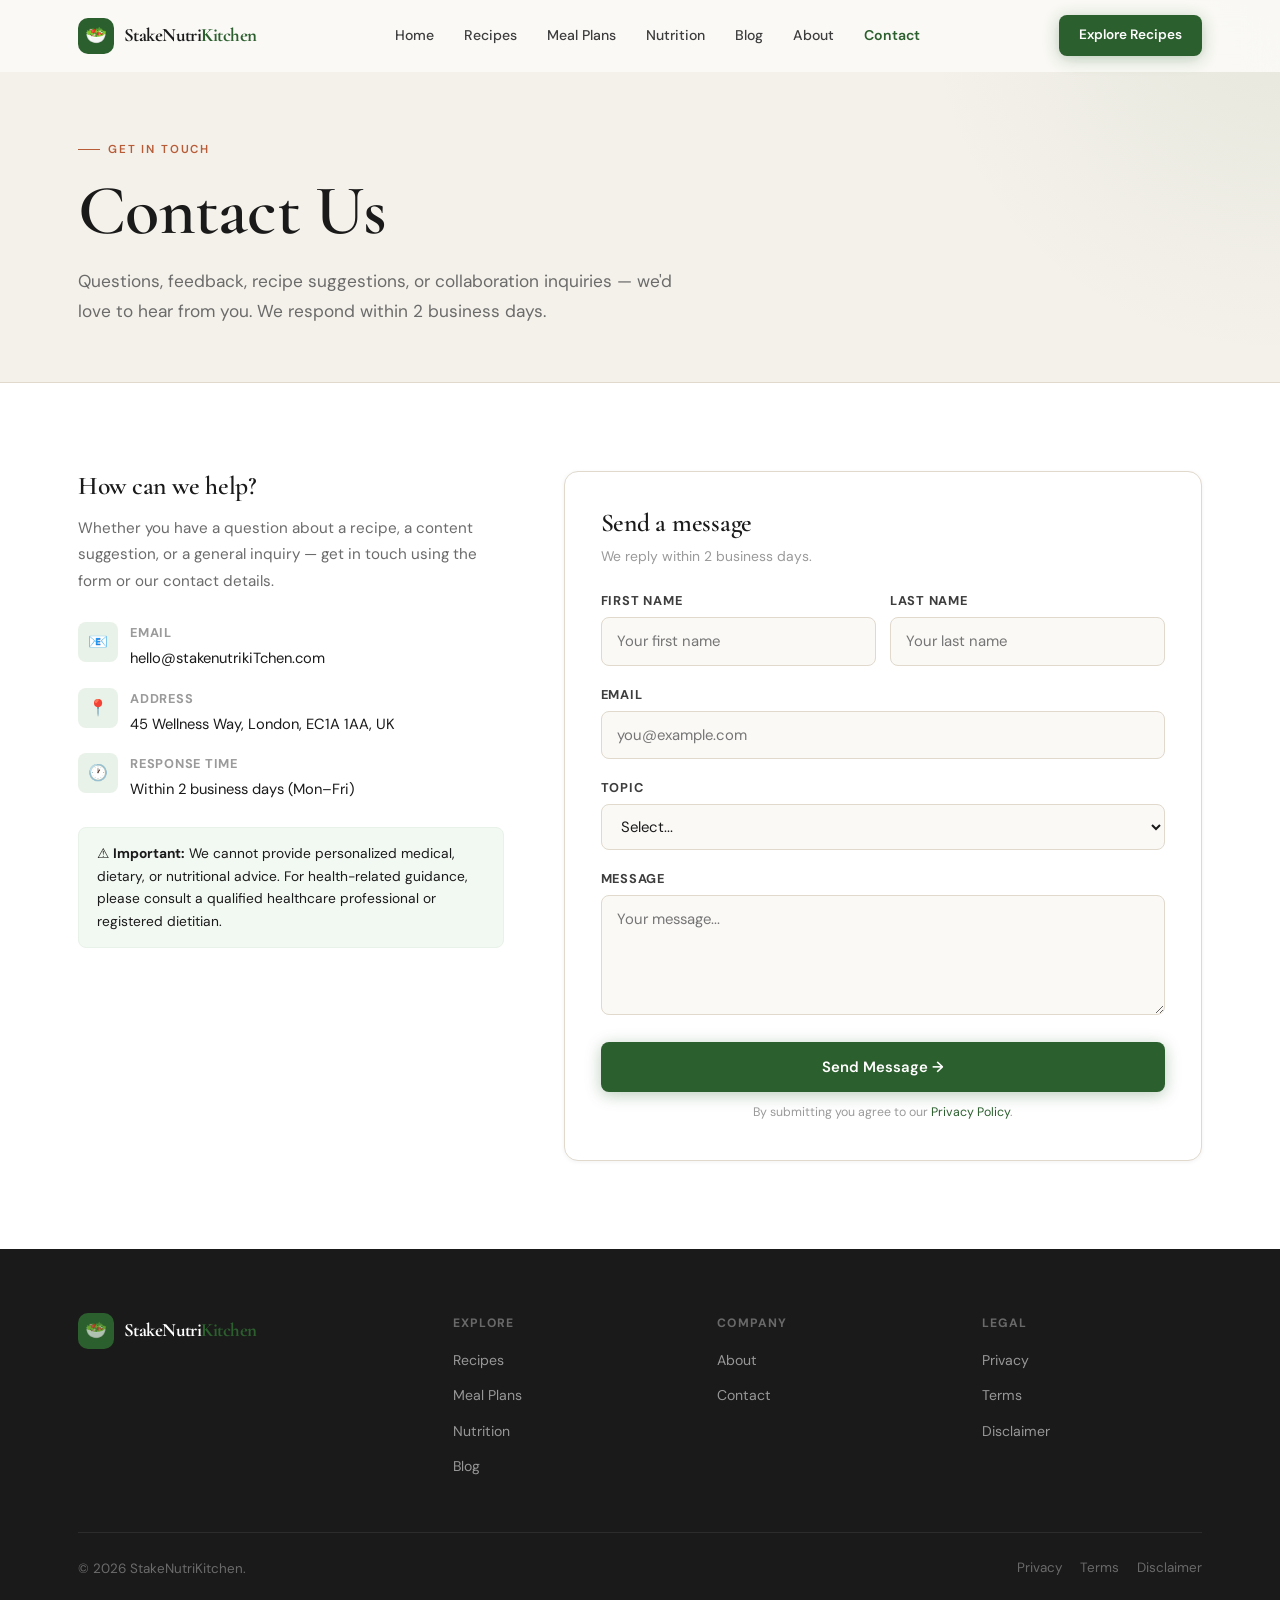
<file: contact.html>
<!DOCTYPE html>
<html lang="en">
<head>
  <meta charset="UTF-8" /><meta name="viewport" content="width=device-width, initial-scale=1.0" />
  <meta name="description" content="Contact StakeNutriKitchen – reach out with questions, feedback, or recipe suggestions." />
  <title>Contact – StakeNutriKitchen</title>
  <link rel="stylesheet" href="style.css" />
  <link rel="preconnect" href="https://fonts.googleapis.com" /><link rel="preconnect" href="https://fonts.gstatic.com" crossorigin />
</head>
<body>
<nav class="navbar" id="navbar">
  <div class="nav-wrap">
    <a href="index.html" class="nav-logo"><div class="nav-logo-icon">🥗</div><div class="nav-logo-text">StakeNutri<span>Kitchen</span></div></a>
    <div class="nav-links"><a href="index.html">Home</a><a href="recipes.html">Recipes</a><a href="meal-plans.html">Meal Plans</a><a href="nutrition.html">Nutrition</a><a href="blog.html">Blog</a><a href="about.html">About</a><a href="contact.html">Contact</a></div>
    <div class="nav-cta"><a href="recipes.html" class="btn btn-green btn-sm">Explore Recipes</a></div>
    <button class="nav-toggle" id="navToggle" aria-label="Toggle menu"><span></span><span></span><span></span></button>
  </div>
  <nav class="nav-mobile" id="navMobile"><a href="index.html">Home</a><a href="recipes.html">Recipes</a><a href="meal-plans.html">Meal Plans</a><a href="nutrition.html">Nutrition</a><a href="blog.html">Blog</a><a href="about.html">About</a><a href="contact.html">Contact</a></nav>
</nav>
<header class="page-hero"><div class="container"><span class="eyebrow">Get in touch</span><h1>Contact Us</h1><p>Questions, feedback, recipe suggestions, or collaboration inquiries — we'd love to hear from you. We respond within 2 business days.</p></div></header>
<main>
<section class="section bg-white">
  <div class="container">
    <div class="contact-grid">
      <div class="contact-info reveal">
        <h3>How can we help?</h3>
        <p>Whether you have a question about a recipe, a content suggestion, or a general inquiry — get in touch using the form or our contact details.</p>
        <div class="c-items">
          <div class="c-item"><div class="c-icon">📧</div><div class="c-text"><strong>Email</strong><span>hello@stakenutrikiTchen.com</span></div></div>
          <div class="c-item"><div class="c-icon">📍</div><div class="c-text"><strong>Address</strong><span>45 Wellness Way, London, EC1A 1AA, UK</span></div></div>
          <div class="c-item"><div class="c-icon">🕐</div><div class="c-text"><strong>Response time</strong><span>Within 2 business days (Mon–Fri)</span></div></div>
        </div>
        <div style="background:var(--green-xs);border:1px solid var(--green-soft);border-radius:var(--r-sm);padding:14px 18px;margin-top:24px;font-size:0.86rem;">⚠️ <strong>Important:</strong> We cannot provide personalized medical, dietary, or nutritional advice. For health-related guidance, please consult a qualified healthcare professional or registered dietitian.</div>
      </div>
      <div class="form-wrap reveal">
        <h3 style="margin-bottom:6px;">Send a message</h3>
        <p style="font-size:0.87rem;margin-bottom:22px;color:var(--ink-faint);">We reply within 2 business days.</p>
        <form id="contactForm" novalidate>
          <div class="form-row">
            <div class="form-group"><label>First Name</label><input type="text" placeholder="Your first name" required /></div>
            <div class="form-group"><label>Last Name</label><input type="text" placeholder="Your last name" required /></div>
          </div>
          <div class="form-group"><label>Email</label><input type="email" placeholder="you@example.com" required /></div>
          <div class="form-group"><label>Topic</label>
            <select><option value="">Select...</option><option>Recipe question</option><option>Nutrition content</option><option>Meal plan</option><option>Collaboration / Partnership</option><option>Other</option></select>
          </div>
          <div class="form-group"><label>Message</label><textarea placeholder="Your message..." required></textarea></div>
          <button type="submit" class="btn btn-green" style="width:100%;justify-content:center;padding:13px;">Send Message →</button>
          <p style="font-size:0.77rem;color:var(--ink-faint);margin-top:10px;text-align:center;">By submitting you agree to our <a href="privacy-policy.html" style="color:var(--green);">Privacy Policy</a>.</p>
        </form>
      </div>
    </div>
  </div>
</section>
</main>
<footer class="footer"><div class="container"><div class="footer-grid"><div class="footer-brand"><a href="index.html" class="nav-logo"><div class="nav-logo-icon">🥗</div><div class="nav-logo-text">StakeNutri<span>Kitchen</span></div></a></div><div class="footer-col"><h5>Explore</h5><ul><li><a href="recipes.html">Recipes</a></li><li><a href="meal-plans.html">Meal Plans</a></li><li><a href="nutrition.html">Nutrition</a></li><li><a href="blog.html">Blog</a></li></ul></div><div class="footer-col"><h5>Company</h5><ul><li><a href="about.html">About</a></li><li><a href="contact.html">Contact</a></li></ul></div><div class="footer-col"><h5>Legal</h5><ul><li><a href="privacy-policy.html">Privacy</a></li><li><a href="terms-conditions.html">Terms</a></li><li><a href="disclaimer.html">Disclaimer</a></li></ul></div></div><div class="footer-bottom"><p>&copy; 2026 StakeNutriKitchen.</p><nav class="footer-legal"><a href="privacy-policy.html">Privacy</a><a href="terms-conditions.html">Terms</a><a href="disclaimer.html">Disclaimer</a></nav></div></div></footer>
<button class="btt" id="btt" aria-label="Back to top">↑</button>
<script src="script.js"></script>
</body>
</html>
</file>
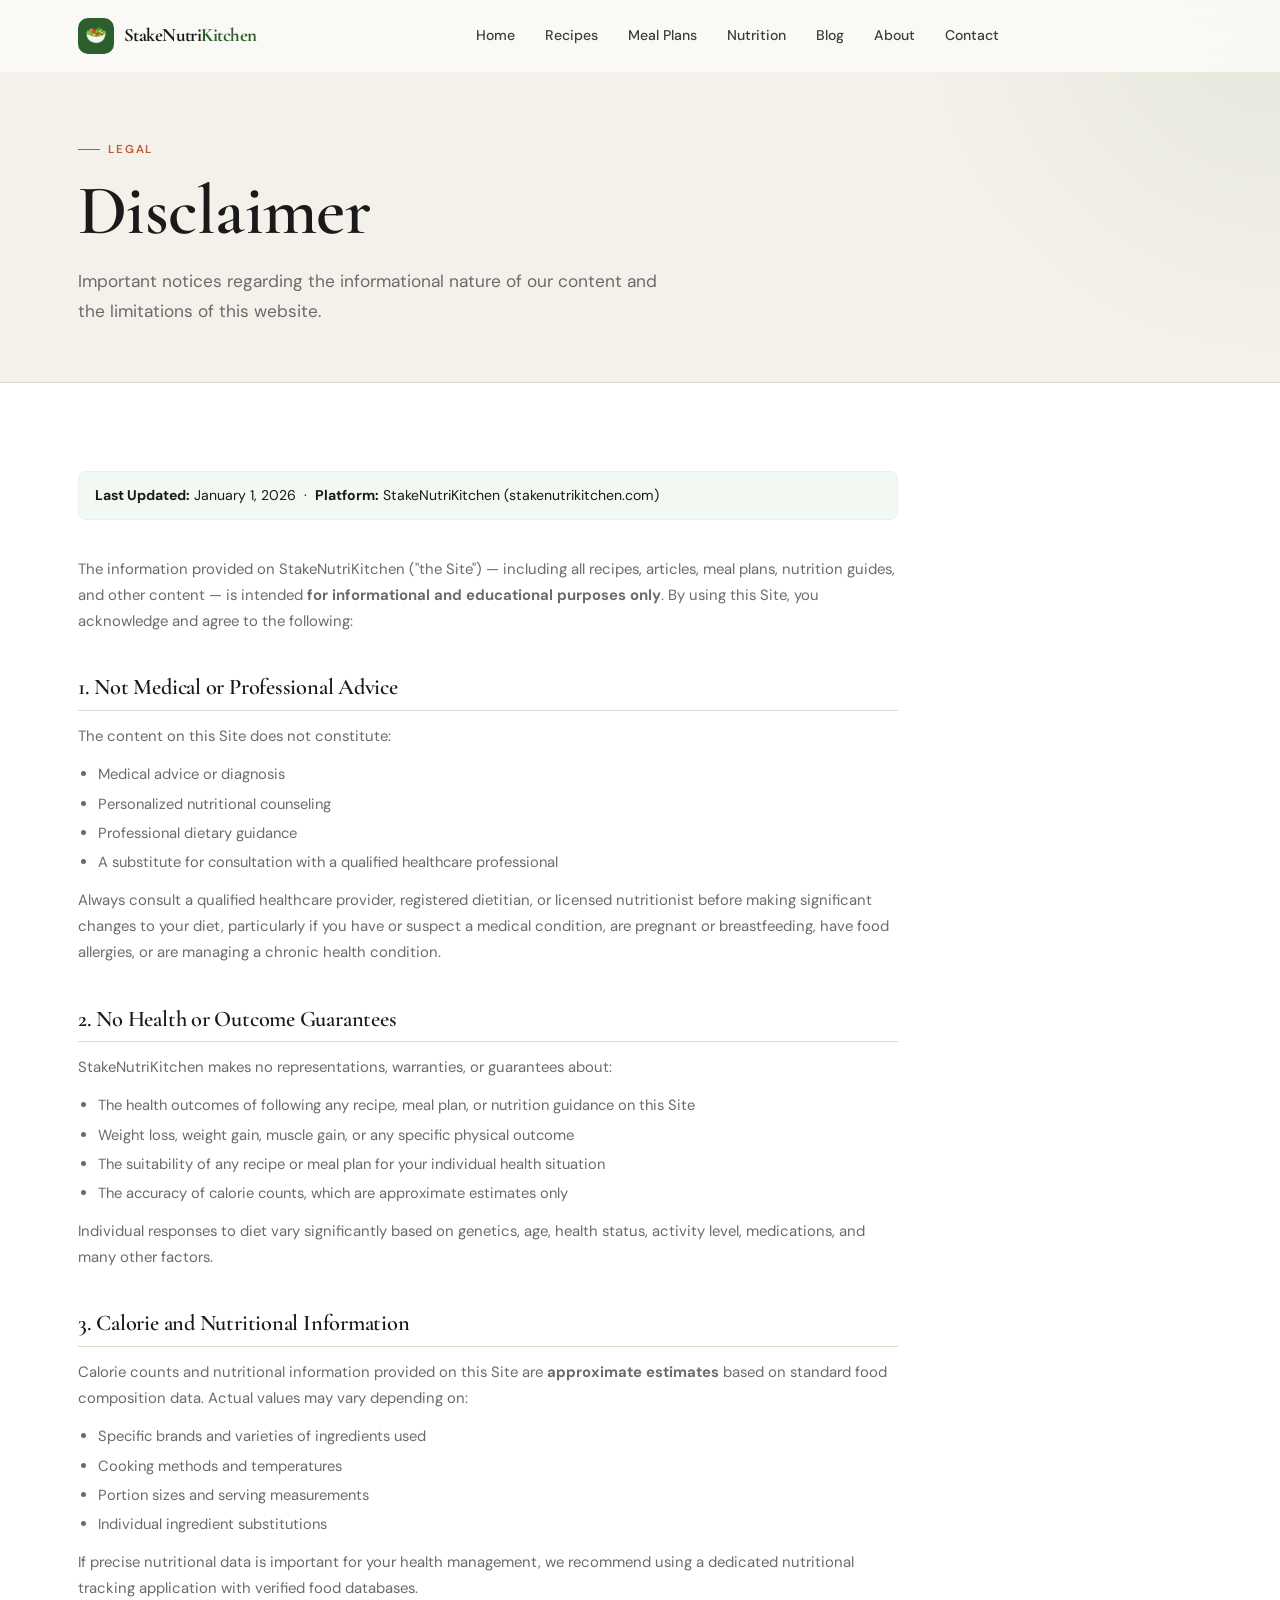
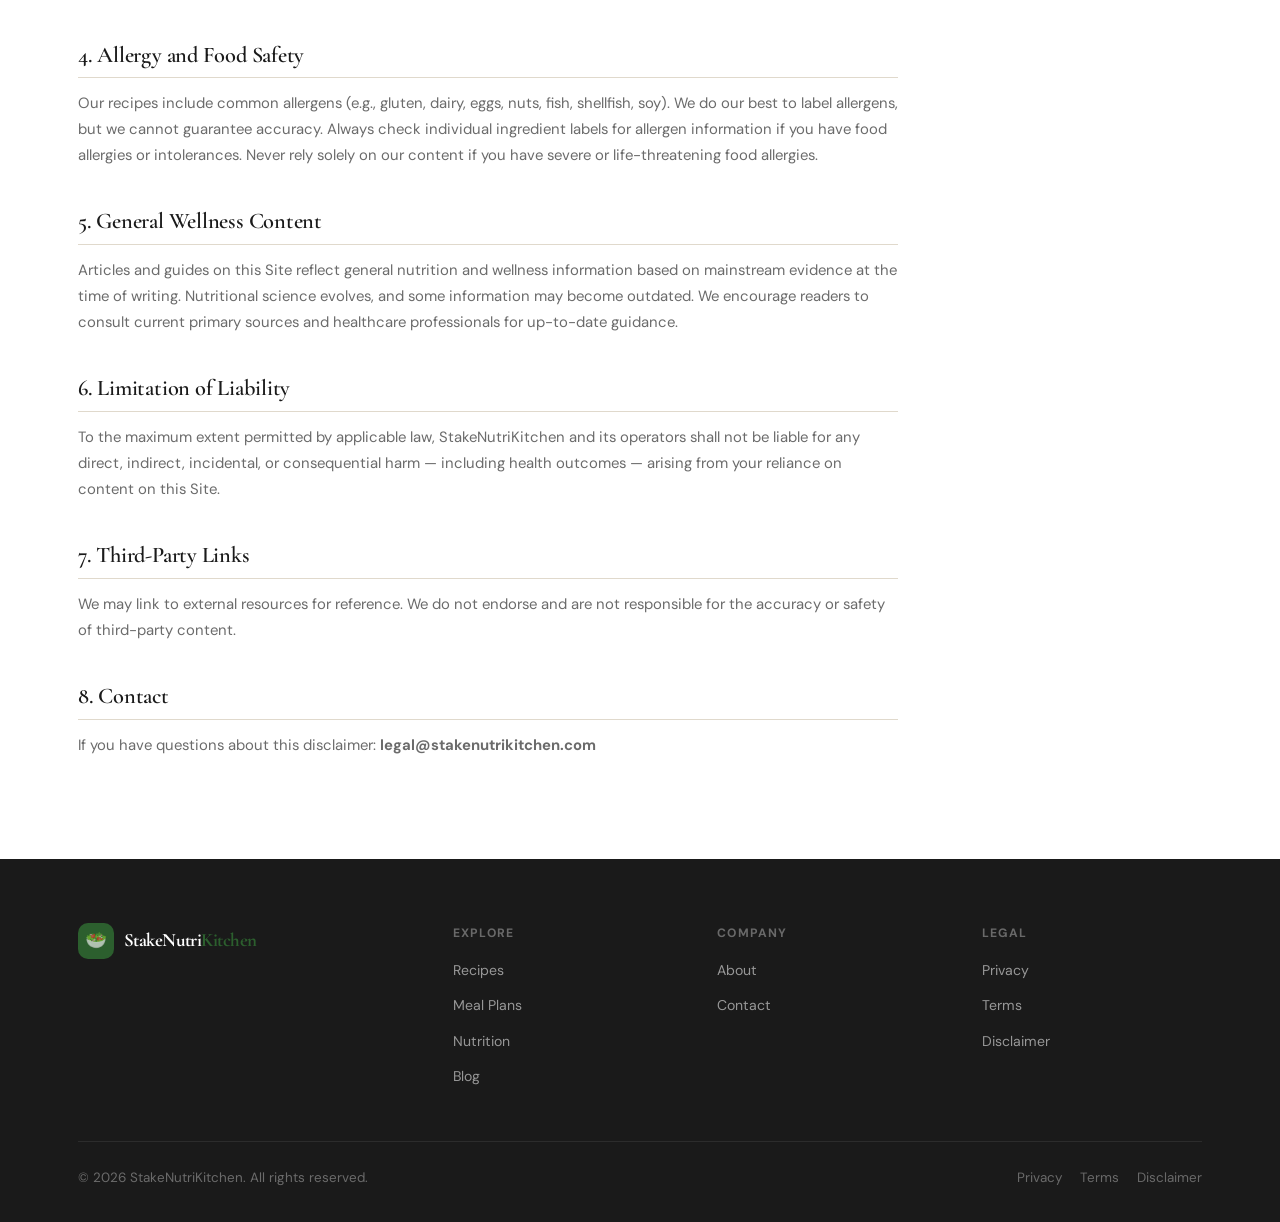
<file: disclaimer.html>
<!DOCTYPE html>
<html lang="en">
<head>
  <meta charset="UTF-8" /><meta name="viewport" content="width=device-width, initial-scale=1.0" />
  <meta name="description" content="StakeNutriKitchen Disclaimer – important notices about the informational nature of our content." />
  <title>Disclaimer – StakeNutriKitchen</title>
  <link rel="stylesheet" href="style.css" />
  <link rel="preconnect" href="https://fonts.googleapis.com" /><link rel="preconnect" href="https://fonts.gstatic.com" crossorigin />
</head>
<body>
<nav class="navbar" id="navbar">
  <div class="nav-wrap">
    <a href="index.html" class="nav-logo"><div class="nav-logo-icon">🥗</div><div class="nav-logo-text">StakeNutri<span>Kitchen</span></div></a>
    <div class="nav-links"><a href="index.html">Home</a><a href="recipes.html">Recipes</a><a href="meal-plans.html">Meal Plans</a><a href="nutrition.html">Nutrition</a><a href="blog.html">Blog</a><a href="about.html">About</a><a href="contact.html">Contact</a></div>
    <button class="nav-toggle" id="navToggle" aria-label="Toggle menu"><span></span><span></span><span></span></button>
  </div>
  <nav class="nav-mobile" id="navMobile"><a href="index.html">Home</a><a href="recipes.html">Recipes</a><a href="meal-plans.html">Meal Plans</a><a href="nutrition.html">Nutrition</a><a href="blog.html">Blog</a><a href="about.html">About</a><a href="contact.html">Contact</a></nav>
</nav>
<header class="page-hero"><div class="container"><span class="eyebrow">Legal</span><h1>Disclaimer</h1><p>Important notices regarding the informational nature of our content and the limitations of this website.</p></div></header>
<main>
<section class="section bg-white">
  <div class="container">
    <div class="legal-wrap">
      <div class="legal-meta"><strong>Last Updated:</strong> January 1, 2026 &nbsp;·&nbsp; <strong>Platform:</strong> StakeNutriKitchen (stakenutrikitchen.com)</div>

      <p>The information provided on StakeNutriKitchen ("the Site") — including all recipes, articles, meal plans, nutrition guides, and other content — is intended <strong>for informational and educational purposes only</strong>. By using this Site, you acknowledge and agree to the following:</p>

      <h2>1. Not Medical or Professional Advice</h2>
      <p>The content on this Site does not constitute:</p>
      <ul>
        <li>Medical advice or diagnosis</li>
        <li>Personalized nutritional counseling</li>
        <li>Professional dietary guidance</li>
        <li>A substitute for consultation with a qualified healthcare professional</li>
      </ul>
      <p>Always consult a qualified healthcare provider, registered dietitian, or licensed nutritionist before making significant changes to your diet, particularly if you have or suspect a medical condition, are pregnant or breastfeeding, have food allergies, or are managing a chronic health condition.</p>

      <h2>2. No Health or Outcome Guarantees</h2>
      <p>StakeNutriKitchen makes no representations, warranties, or guarantees about:</p>
      <ul>
        <li>The health outcomes of following any recipe, meal plan, or nutrition guidance on this Site</li>
        <li>Weight loss, weight gain, muscle gain, or any specific physical outcome</li>
        <li>The suitability of any recipe or meal plan for your individual health situation</li>
        <li>The accuracy of calorie counts, which are approximate estimates only</li>
      </ul>
      <p>Individual responses to diet vary significantly based on genetics, age, health status, activity level, medications, and many other factors.</p>

      <h2>3. Calorie and Nutritional Information</h2>
      <p>Calorie counts and nutritional information provided on this Site are <strong>approximate estimates</strong> based on standard food composition data. Actual values may vary depending on:</p>
      <ul>
        <li>Specific brands and varieties of ingredients used</li>
        <li>Cooking methods and temperatures</li>
        <li>Portion sizes and serving measurements</li>
        <li>Individual ingredient substitutions</li>
      </ul>
      <p>If precise nutritional data is important for your health management, we recommend using a dedicated nutritional tracking application with verified food databases.</p>

      <h2>4. Allergy and Food Safety</h2>
      <p>Our recipes include common allergens (e.g., gluten, dairy, eggs, nuts, fish, shellfish, soy). We do our best to label allergens, but we cannot guarantee accuracy. Always check individual ingredient labels for allergen information if you have food allergies or intolerances. Never rely solely on our content if you have severe or life-threatening food allergies.</p>

      <h2>5. General Wellness Content</h2>
      <p>Articles and guides on this Site reflect general nutrition and wellness information based on mainstream evidence at the time of writing. Nutritional science evolves, and some information may become outdated. We encourage readers to consult current primary sources and healthcare professionals for up-to-date guidance.</p>

      <h2>6. Limitation of Liability</h2>
      <p>To the maximum extent permitted by applicable law, StakeNutriKitchen and its operators shall not be liable for any direct, indirect, incidental, or consequential harm — including health outcomes — arising from your reliance on content on this Site.</p>

      <h2>7. Third-Party Links</h2>
      <p>We may link to external resources for reference. We do not endorse and are not responsible for the accuracy or safety of third-party content.</p>

      <h2>8. Contact</h2>
      <p>If you have questions about this disclaimer: <strong>legal@stakenutrikitchen.com</strong></p>
    </div>
  </div>
</section>
</main>
<footer class="footer"><div class="container"><div class="footer-grid"><div class="footer-brand"><a href="index.html" class="nav-logo"><div class="nav-logo-icon">🥗</div><div class="nav-logo-text">StakeNutri<span>Kitchen</span></div></a></div><div class="footer-col"><h5>Explore</h5><ul><li><a href="recipes.html">Recipes</a></li><li><a href="meal-plans.html">Meal Plans</a></li><li><a href="nutrition.html">Nutrition</a></li><li><a href="blog.html">Blog</a></li></ul></div><div class="footer-col"><h5>Company</h5><ul><li><a href="about.html">About</a></li><li><a href="contact.html">Contact</a></li></ul></div><div class="footer-col"><h5>Legal</h5><ul><li><a href="privacy-policy.html">Privacy</a></li><li><a href="terms-conditions.html">Terms</a></li><li><a href="disclaimer.html">Disclaimer</a></li></ul></div></div><div class="footer-bottom"><p>&copy; 2026 StakeNutriKitchen. All rights reserved.</p><nav class="footer-legal"><a href="privacy-policy.html">Privacy</a><a href="terms-conditions.html">Terms</a><a href="disclaimer.html">Disclaimer</a></nav></div></div></footer>
<button class="btt" id="btt" aria-label="Back to top">↑</button>
<script src="script.js"></script>
</body>
</html>
</file>
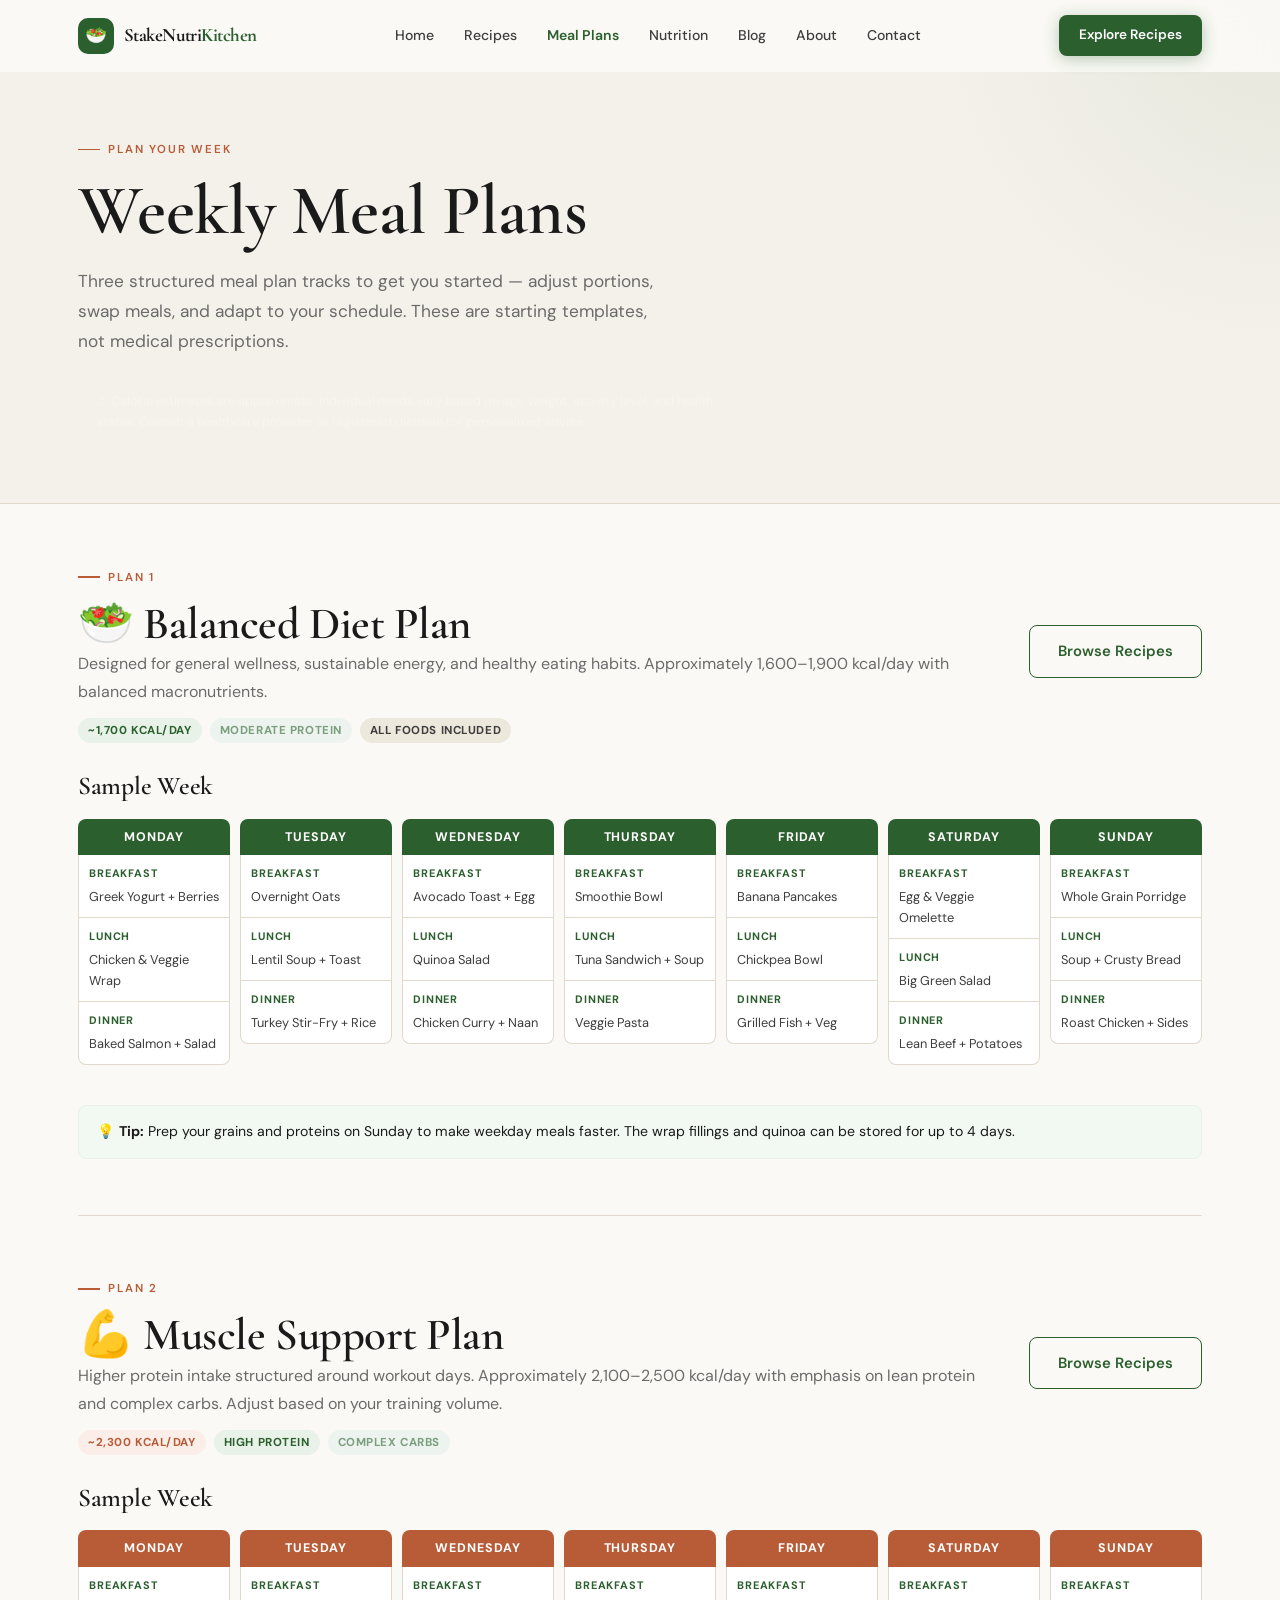
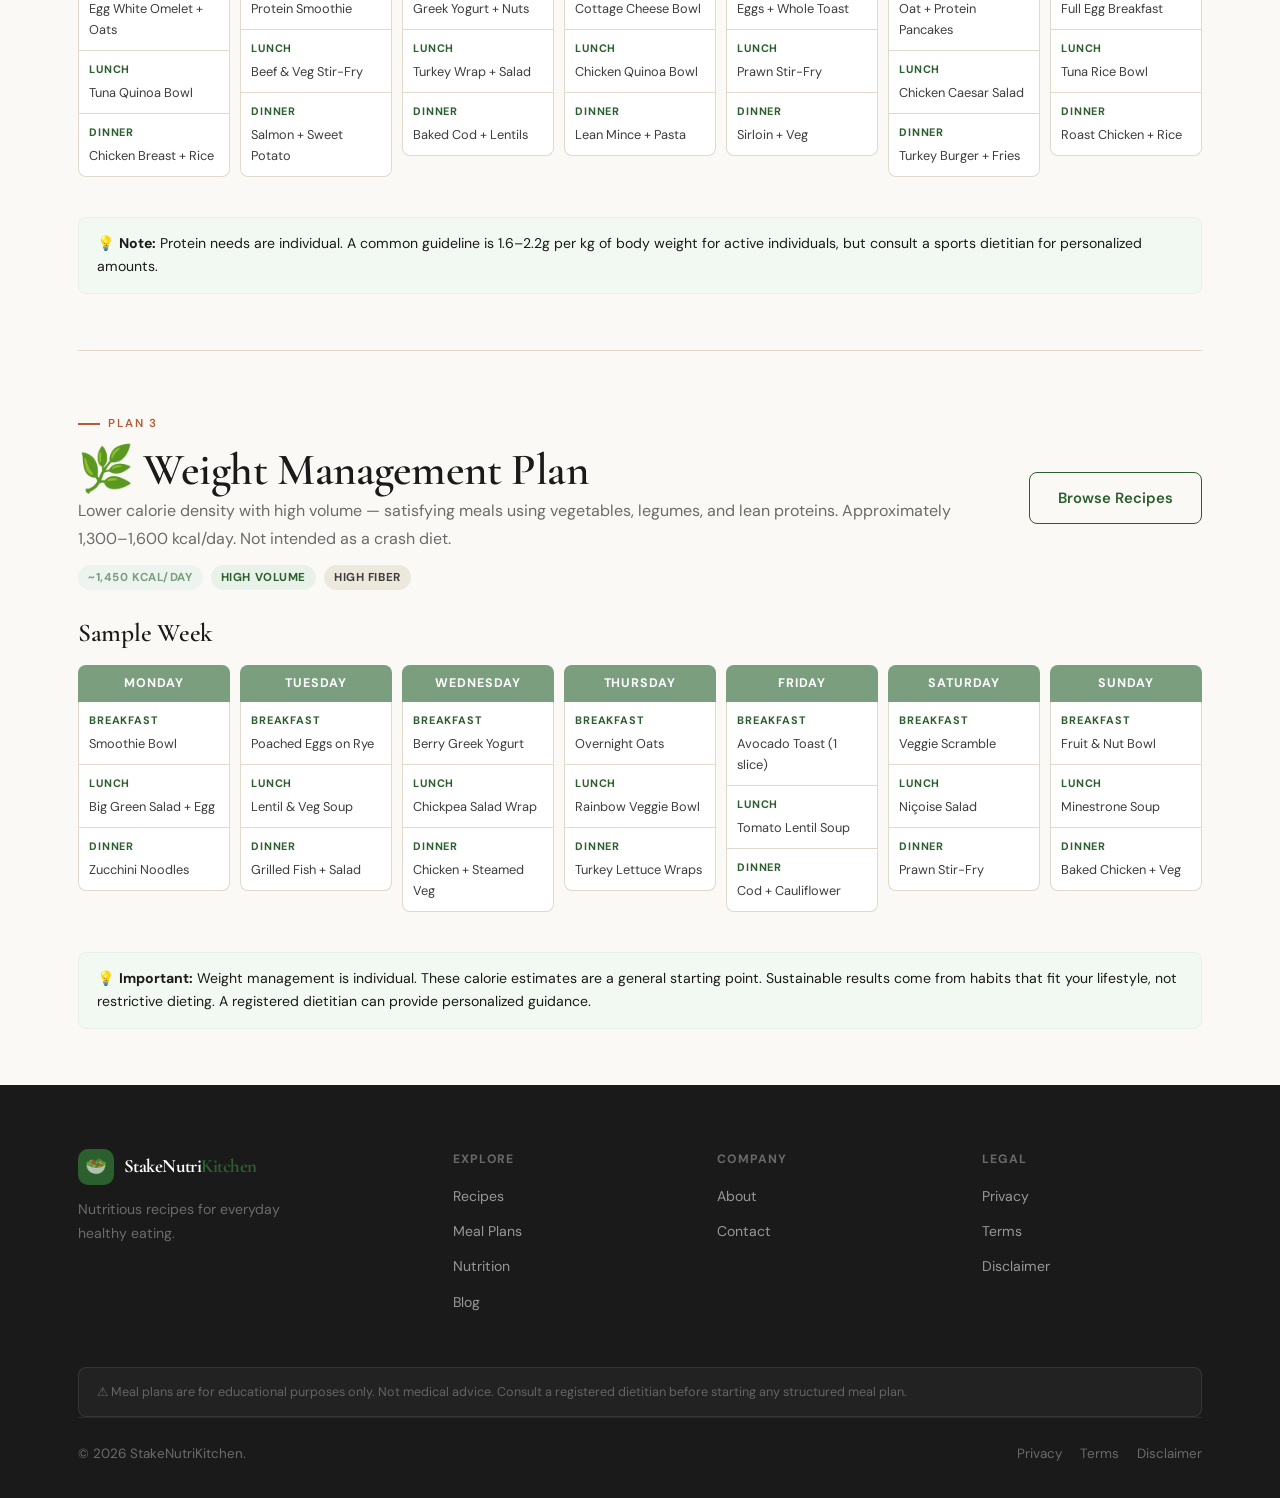
<file: meal-plans.html>
<!DOCTYPE html>
<html lang="en">
<head>
  <meta charset="UTF-8" /><meta name="viewport" content="width=device-width, initial-scale=1.0" />
  <meta name="description" content="Structured weekly meal plans for weight management, muscle gain, and balanced eating. Each plan includes breakfast, lunch, and dinner ideas." />
  <title>Meal Plans – StakeNutriKitchen</title>
  <link rel="stylesheet" href="style.css" />
  <link rel="preconnect" href="https://fonts.googleapis.com" /><link rel="preconnect" href="https://fonts.gstatic.com" crossorigin />
  <style>
    .week-grid { display: grid; grid-template-columns: repeat(7, 1fr); gap: 10px; margin-bottom: 40px; overflow-x: auto; }
    .day-col { min-width: 120px; }
    .day-header { background: var(--green); color: var(--white); font-size: 0.78rem; font-weight: 700; text-align: center; padding: 8px; border-radius: var(--r-sm) var(--r-sm) 0 0; text-transform: uppercase; letter-spacing: 0.08em; }
    .day-header.terra { background: var(--terra); }
    .day-header.sage  { background: var(--sage); }
    .day-meal { background: var(--white); border: 1px solid var(--cream-dark); border-top: none; padding: 10px; font-size: 0.8rem; color: var(--ink-mid); }
    .day-meal:last-child { border-radius: 0 0 var(--r-sm) var(--r-sm); }
    .day-meal-label { font-size: 0.68rem; font-weight: 700; text-transform: uppercase; letter-spacing: 0.08em; color: var(--green); margin-bottom: 3px; }
    .plan-section { padding: 56px 0; border-bottom: 1px solid var(--cream-dark); }
    .plan-section:last-child { border-bottom: none; }
    .plan-intro { display: grid; grid-template-columns: 1fr auto; gap: 28px; align-items: center; margin-bottom: 28px; }
    .plan-chips { display: flex; gap: 8px; flex-wrap: wrap; margin-top: 12px; }
    .plan-note { background: var(--green-xs); border: 1px solid var(--green-soft); border-radius: var(--r-sm); padding: 14px 18px; font-size: 0.88rem; margin-top: 20px; }
    @media(max-width:768px){ .week-grid { display: flex; flex-direction: column; gap: 14px; } .day-col { min-width: auto; } .day-header { border-radius: var(--r-sm) var(--r-sm) 0 0; } }
    @media(max-width:1024px){ .plan-intro { grid-template-columns: 1fr; } }
  </style>
</head>
<body>
<nav class="navbar" id="navbar">
  <div class="nav-wrap">
    <a href="index.html" class="nav-logo"><div class="nav-logo-icon">🥗</div><div class="nav-logo-text">StakeNutri<span>Kitchen</span></div></a>
    <div class="nav-links"><a href="index.html">Home</a><a href="recipes.html">Recipes</a><a href="meal-plans.html">Meal Plans</a><a href="nutrition.html">Nutrition</a><a href="blog.html">Blog</a><a href="about.html">About</a><a href="contact.html">Contact</a></div>
    <div class="nav-cta"><a href="recipes.html" class="btn btn-green btn-sm">Explore Recipes</a></div>
    <button class="nav-toggle" id="navToggle" aria-label="Toggle menu"><span></span><span></span><span></span></button>
  </div>
  <nav class="nav-mobile" id="navMobile"><a href="index.html">Home</a><a href="recipes.html">Recipes</a><a href="meal-plans.html">Meal Plans</a><a href="nutrition.html">Nutrition</a><a href="blog.html">Blog</a><a href="about.html">About</a><a href="contact.html">Contact</a></nav>
</nav>

<header class="page-hero">
  <div class="container">
    <span class="eyebrow">Plan your week</span>
    <h1>Weekly Meal Plans</h1>
    <p>Three structured meal plan tracks to get you started — adjust portions, swap meals, and adapt to your schedule. These are starting templates, not medical prescriptions.</p>
    <div class="footer-disclaimer" style="margin-top:20px;max-width:680px;">⚠️ Calorie estimates are approximate. Individual needs vary based on age, weight, activity level, and health status. Consult a healthcare provider or registered dietitian for personalized advice.</div>
  </div>
</header>

<main>
<div class="container">

  <!-- BALANCED DIET PLAN -->
  <div class="plan-section">
    <div class="plan-intro reveal">
      <div>
        <span class="eyebrow">Plan 1</span>
        <h2>🥗 Balanced Diet Plan</h2>
        <p>Designed for general wellness, sustainable energy, and healthy eating habits. Approximately 1,600–1,900 kcal/day with balanced macronutrients.</p>
        <div class="plan-chips"><span class="pill">~1,700 kcal/day</span><span class="pill-sage pill">Moderate Protein</span><span class="pill-cream pill">All foods included</span></div>
      </div>
      <a href="recipes.html" class="btn btn-outline">Browse Recipes</a>
    </div>

    <h3 class="reveal" style="margin-bottom:18px;">Sample Week</h3>
    <div class="week-grid reveal">
      <div class="day-col"><div class="day-header">Monday</div><div class="day-meal"><div class="day-meal-label">Breakfast</div>Greek Yogurt + Berries</div><div class="day-meal"><div class="day-meal-label">Lunch</div>Chicken & Veggie Wrap</div><div class="day-meal"><div class="day-meal-label">Dinner</div>Baked Salmon + Salad</div></div>
      <div class="day-col"><div class="day-header">Tuesday</div><div class="day-meal"><div class="day-meal-label">Breakfast</div>Overnight Oats</div><div class="day-meal"><div class="day-meal-label">Lunch</div>Lentil Soup + Toast</div><div class="day-meal"><div class="day-meal-label">Dinner</div>Turkey Stir-Fry + Rice</div></div>
      <div class="day-col"><div class="day-header">Wednesday</div><div class="day-meal"><div class="day-meal-label">Breakfast</div>Avocado Toast + Egg</div><div class="day-meal"><div class="day-meal-label">Lunch</div>Quinoa Salad</div><div class="day-meal"><div class="day-meal-label">Dinner</div>Chicken Curry + Naan</div></div>
      <div class="day-col"><div class="day-header">Thursday</div><div class="day-meal"><div class="day-meal-label">Breakfast</div>Smoothie Bowl</div><div class="day-meal"><div class="day-meal-label">Lunch</div>Tuna Sandwich + Soup</div><div class="day-meal"><div class="day-meal-label">Dinner</div>Veggie Pasta</div></div>
      <div class="day-col"><div class="day-header">Friday</div><div class="day-meal"><div class="day-meal-label">Breakfast</div>Banana Pancakes</div><div class="day-meal"><div class="day-meal-label">Lunch</div>Chickpea Bowl</div><div class="day-meal"><div class="day-meal-label">Dinner</div>Grilled Fish + Veg</div></div>
      <div class="day-col"><div class="day-header">Saturday</div><div class="day-meal"><div class="day-meal-label">Breakfast</div>Egg & Veggie Omelette</div><div class="day-meal"><div class="day-meal-label">Lunch</div>Big Green Salad</div><div class="day-meal"><div class="day-meal-label">Dinner</div>Lean Beef + Potatoes</div></div>
      <div class="day-col"><div class="day-header">Sunday</div><div class="day-meal"><div class="day-meal-label">Breakfast</div>Whole Grain Porridge</div><div class="day-meal"><div class="day-meal-label">Lunch</div>Soup + Crusty Bread</div><div class="day-meal"><div class="day-meal-label">Dinner</div>Roast Chicken + Sides</div></div>
    </div>
    <div class="plan-note reveal">💡 <strong>Tip:</strong> Prep your grains and proteins on Sunday to make weekday meals faster. The wrap fillings and quinoa can be stored for up to 4 days.</div>
  </div>

  <!-- MUSCLE GAIN PLAN -->
  <div class="plan-section">
    <div class="plan-intro reveal">
      <div>
        <span class="eyebrow">Plan 2</span>
        <h2>💪 Muscle Support Plan</h2>
        <p>Higher protein intake structured around workout days. Approximately 2,100–2,500 kcal/day with emphasis on lean protein and complex carbs. Adjust based on your training volume.</p>
        <div class="plan-chips"><span class="pill-terra pill">~2,300 kcal/day</span><span class="pill">High Protein</span><span class="pill-sage pill">Complex Carbs</span></div>
      </div>
      <a href="recipes.html" class="btn btn-outline">Browse Recipes</a>
    </div>

    <h3 class="reveal" style="margin-bottom:18px;">Sample Week</h3>
    <div class="week-grid reveal">
      <div class="day-col"><div class="day-header terra">Monday</div><div class="day-meal"><div class="day-meal-label">Breakfast</div>Egg White Omelet + Oats</div><div class="day-meal"><div class="day-meal-label">Lunch</div>Tuna Quinoa Bowl</div><div class="day-meal"><div class="day-meal-label">Dinner</div>Chicken Breast + Rice</div></div>
      <div class="day-col"><div class="day-header terra">Tuesday</div><div class="day-meal"><div class="day-meal-label">Breakfast</div>Protein Smoothie</div><div class="day-meal"><div class="day-meal-label">Lunch</div>Beef & Veg Stir-Fry</div><div class="day-meal"><div class="day-meal-label">Dinner</div>Salmon + Sweet Potato</div></div>
      <div class="day-col"><div class="day-header terra">Wednesday</div><div class="day-meal"><div class="day-meal-label">Breakfast</div>Greek Yogurt + Nuts</div><div class="day-meal"><div class="day-meal-label">Lunch</div>Turkey Wrap + Salad</div><div class="day-meal"><div class="day-meal-label">Dinner</div>Baked Cod + Lentils</div></div>
      <div class="day-col"><div class="day-header terra">Thursday</div><div class="day-meal"><div class="day-meal-label">Breakfast</div>Cottage Cheese Bowl</div><div class="day-meal"><div class="day-meal-label">Lunch</div>Chicken Quinoa Bowl</div><div class="day-meal"><div class="day-meal-label">Dinner</div>Lean Mince + Pasta</div></div>
      <div class="day-col"><div class="day-header terra">Friday</div><div class="day-meal"><div class="day-meal-label">Breakfast</div>Eggs + Whole Toast</div><div class="day-meal"><div class="day-meal-label">Lunch</div>Prawn Stir-Fry</div><div class="day-meal"><div class="day-meal-label">Dinner</div>Sirloin + Veg</div></div>
      <div class="day-col"><div class="day-header terra">Saturday</div><div class="day-meal"><div class="day-meal-label">Breakfast</div>Oat + Protein Pancakes</div><div class="day-meal"><div class="day-meal-label">Lunch</div>Chicken Caesar Salad</div><div class="day-meal"><div class="day-meal-label">Dinner</div>Turkey Burger + Fries</div></div>
      <div class="day-col"><div class="day-header terra">Sunday</div><div class="day-meal"><div class="day-meal-label">Breakfast</div>Full Egg Breakfast</div><div class="day-meal"><div class="day-meal-label">Lunch</div>Tuna Rice Bowl</div><div class="day-meal"><div class="day-meal-label">Dinner</div>Roast Chicken + Rice</div></div>
    </div>
    <div class="plan-note reveal">💡 <strong>Note:</strong> Protein needs are individual. A common guideline is 1.6–2.2g per kg of body weight for active individuals, but consult a sports dietitian for personalized amounts.</div>
  </div>

  <!-- WEIGHT MANAGEMENT PLAN -->
  <div class="plan-section">
    <div class="plan-intro reveal">
      <div>
        <span class="eyebrow">Plan 3</span>
        <h2>🌿 Weight Management Plan</h2>
        <p>Lower calorie density with high volume — satisfying meals using vegetables, legumes, and lean proteins. Approximately 1,300–1,600 kcal/day. Not intended as a crash diet.</p>
        <div class="plan-chips"><span class="pill-sage pill">~1,450 kcal/day</span><span class="pill">High Volume</span><span class="pill-cream pill">High Fiber</span></div>
      </div>
      <a href="recipes.html" class="btn btn-outline">Browse Recipes</a>
    </div>

    <h3 class="reveal" style="margin-bottom:18px;">Sample Week</h3>
    <div class="week-grid reveal">
      <div class="day-col"><div class="day-header sage">Monday</div><div class="day-meal"><div class="day-meal-label">Breakfast</div>Smoothie Bowl</div><div class="day-meal"><div class="day-meal-label">Lunch</div>Big Green Salad + Egg</div><div class="day-meal"><div class="day-meal-label">Dinner</div>Zucchini Noodles</div></div>
      <div class="day-col"><div class="day-header sage">Tuesday</div><div class="day-meal"><div class="day-meal-label">Breakfast</div>Poached Eggs on Rye</div><div class="day-meal"><div class="day-meal-label">Lunch</div>Lentil & Veg Soup</div><div class="day-meal"><div class="day-meal-label">Dinner</div>Grilled Fish + Salad</div></div>
      <div class="day-col"><div class="day-header sage">Wednesday</div><div class="day-meal"><div class="day-meal-label">Breakfast</div>Berry Greek Yogurt</div><div class="day-meal"><div class="day-meal-label">Lunch</div>Chickpea Salad Wrap</div><div class="day-meal"><div class="day-meal-label">Dinner</div>Chicken + Steamed Veg</div></div>
      <div class="day-col"><div class="day-header sage">Thursday</div><div class="day-meal"><div class="day-meal-label">Breakfast</div>Overnight Oats</div><div class="day-meal"><div class="day-meal-label">Lunch</div>Rainbow Veggie Bowl</div><div class="day-meal"><div class="day-meal-label">Dinner</div>Turkey Lettuce Wraps</div></div>
      <div class="day-col"><div class="day-header sage">Friday</div><div class="day-meal"><div class="day-meal-label">Breakfast</div>Avocado Toast (1 slice)</div><div class="day-meal"><div class="day-meal-label">Lunch</div>Tomato Lentil Soup</div><div class="day-meal"><div class="day-meal-label">Dinner</div>Cod + Cauliflower</div></div>
      <div class="day-col"><div class="day-header sage">Saturday</div><div class="day-meal"><div class="day-meal-label">Breakfast</div>Veggie Scramble</div><div class="day-meal"><div class="day-meal-label">Lunch</div>Niçoise Salad</div><div class="day-meal"><div class="day-meal-label">Dinner</div>Prawn Stir-Fry</div></div>
      <div class="day-col"><div class="day-header sage">Sunday</div><div class="day-meal"><div class="day-meal-label">Breakfast</div>Fruit & Nut Bowl</div><div class="day-meal"><div class="day-meal-label">Lunch</div>Minestrone Soup</div><div class="day-meal"><div class="day-meal-label">Dinner</div>Baked Chicken + Veg</div></div>
    </div>
    <div class="plan-note reveal">💡 <strong>Important:</strong> Weight management is individual. These calorie estimates are a general starting point. Sustainable results come from habits that fit your lifestyle, not restrictive dieting. A registered dietitian can provide personalized guidance.</div>
  </div>

</div>
</main>

<footer class="footer"><div class="container"><div class="footer-grid"><div class="footer-brand"><a href="index.html" class="nav-logo"><div class="nav-logo-icon">🥗</div><div class="nav-logo-text">StakeNutri<span>Kitchen</span></div></a><p>Nutritious recipes for everyday healthy eating.</p></div><div class="footer-col"><h5>Explore</h5><ul><li><a href="recipes.html">Recipes</a></li><li><a href="meal-plans.html">Meal Plans</a></li><li><a href="nutrition.html">Nutrition</a></li><li><a href="blog.html">Blog</a></li></ul></div><div class="footer-col"><h5>Company</h5><ul><li><a href="about.html">About</a></li><li><a href="contact.html">Contact</a></li></ul></div><div class="footer-col"><h5>Legal</h5><ul><li><a href="privacy-policy.html">Privacy</a></li><li><a href="terms-conditions.html">Terms</a></li><li><a href="disclaimer.html">Disclaimer</a></li></ul></div></div><div class="footer-disclaimer">⚠️ Meal plans are for educational purposes only. Not medical advice. Consult a registered dietitian before starting any structured meal plan.</div><div class="footer-bottom"><p>&copy; 2026 StakeNutriKitchen.</p><nav class="footer-legal"><a href="privacy-policy.html">Privacy</a><a href="terms-conditions.html">Terms</a><a href="disclaimer.html">Disclaimer</a></nav></div></div></footer>
<button class="btt" id="btt" aria-label="Back to top">↑</button>
<script src="script.js"></script>
</body>
</html>
</file>
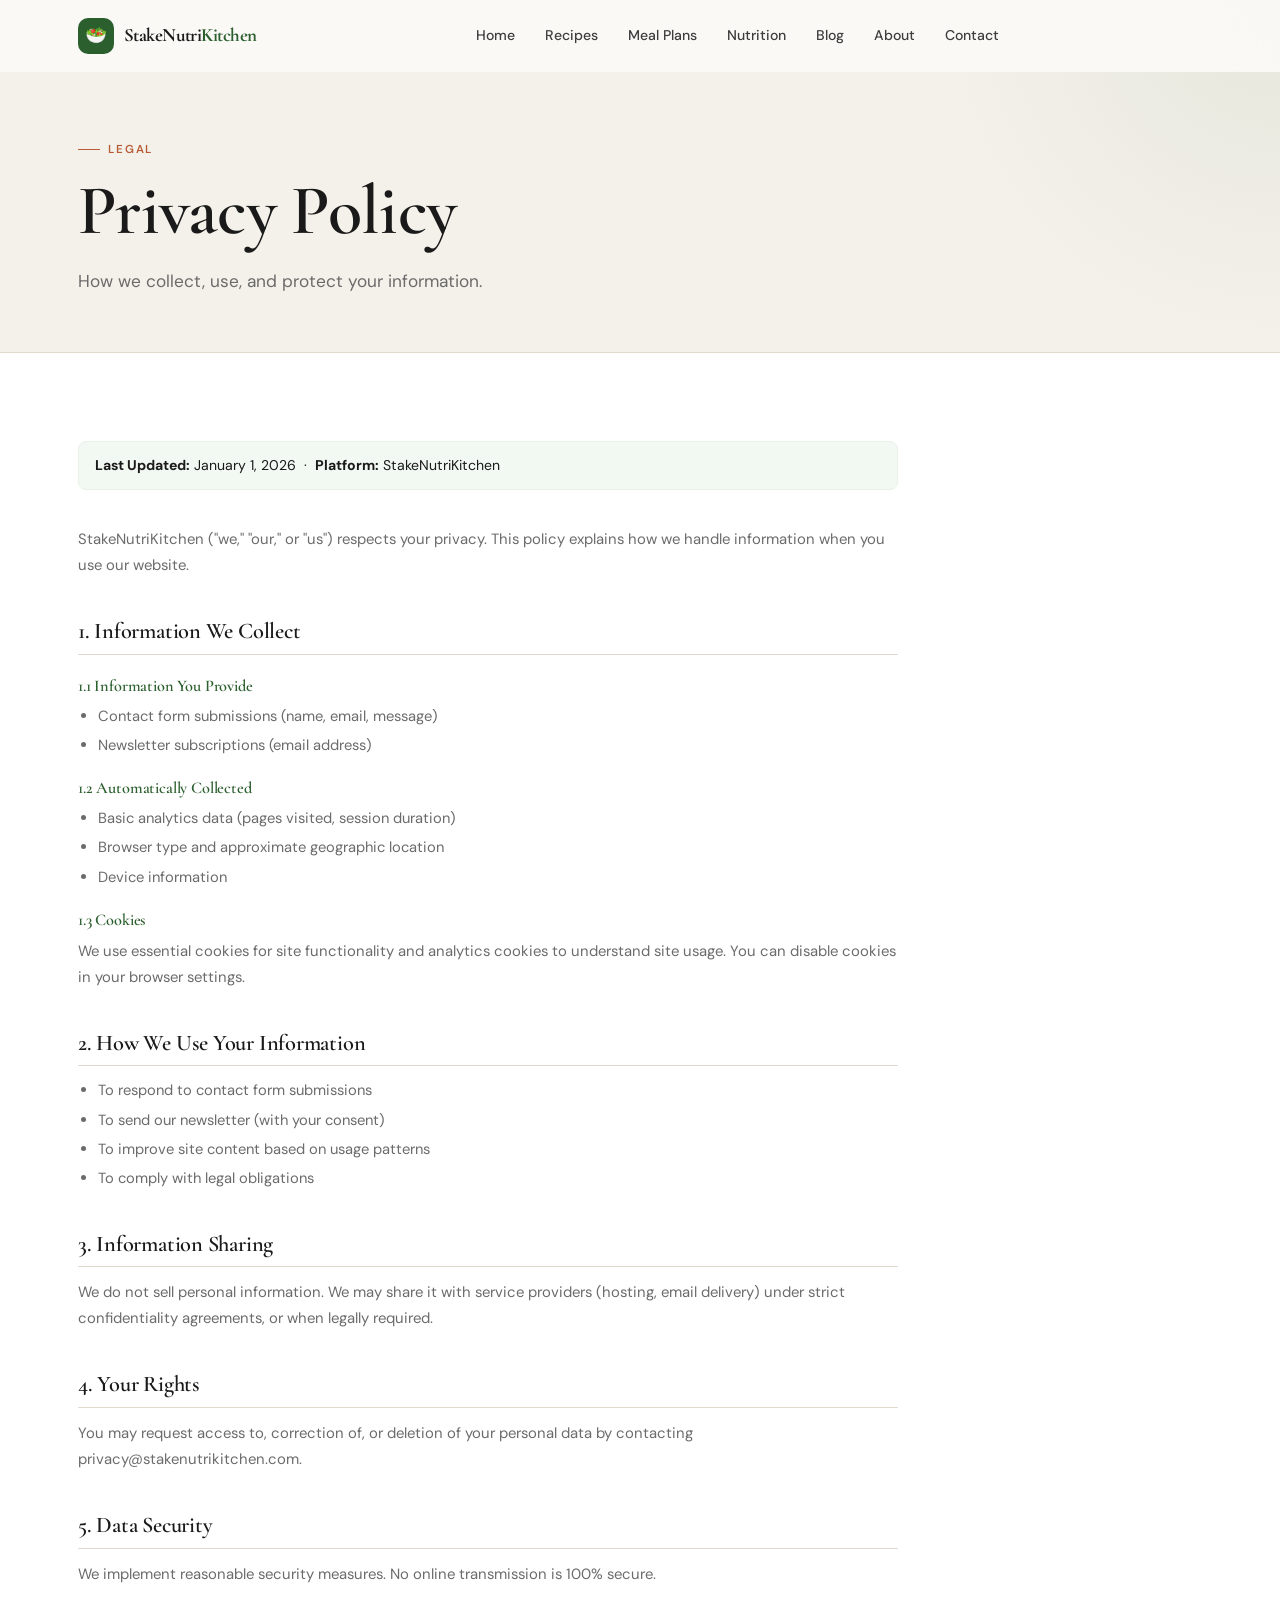
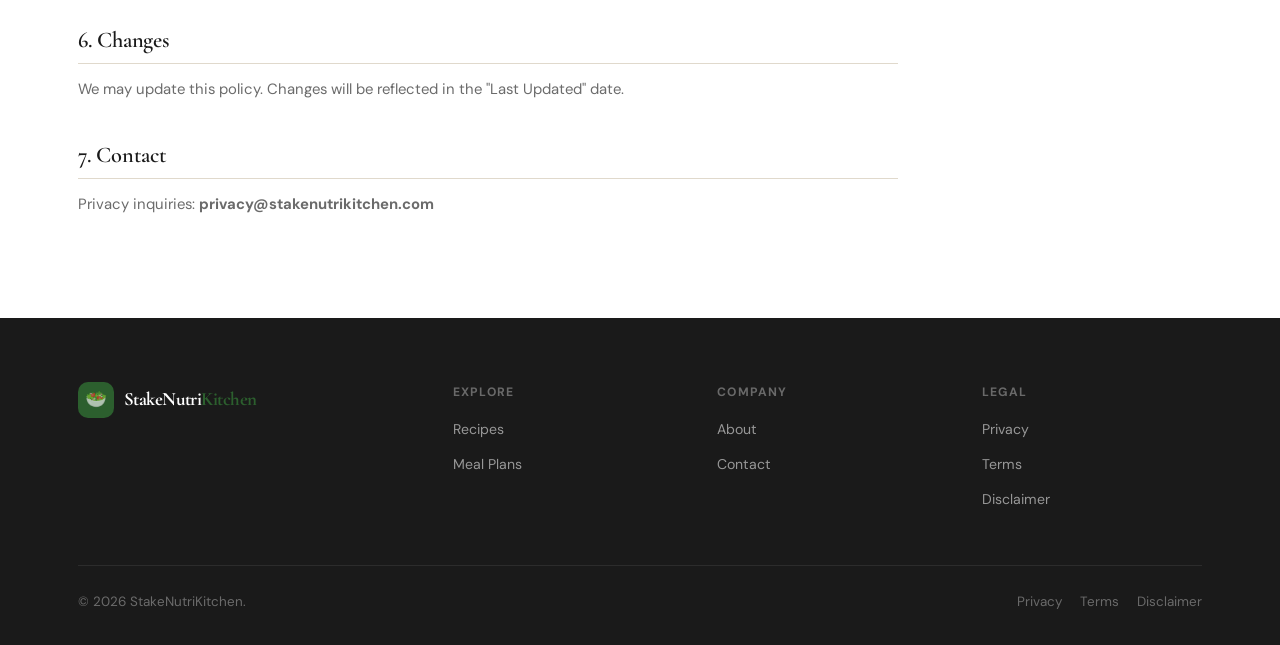
<file: privacy-policy.html>
<!DOCTYPE html>
<html lang="en">
<head>
  <meta charset="UTF-8" /><meta name="viewport" content="width=device-width, initial-scale=1.0" />
  <meta name="description" content="StakeNutriKitchen Privacy Policy – how we handle your data." />
  <title>Privacy Policy – StakeNutriKitchen</title>
  <link rel="stylesheet" href="style.css" />
  <link rel="preconnect" href="https://fonts.googleapis.com" /><link rel="preconnect" href="https://fonts.gstatic.com" crossorigin />
</head>
<body>
<nav class="navbar" id="navbar">
  <div class="nav-wrap">
    <a href="index.html" class="nav-logo"><div class="nav-logo-icon">🥗</div><div class="nav-logo-text">StakeNutri<span>Kitchen</span></div></a>
    <div class="nav-links"><a href="index.html">Home</a><a href="recipes.html">Recipes</a><a href="meal-plans.html">Meal Plans</a><a href="nutrition.html">Nutrition</a><a href="blog.html">Blog</a><a href="about.html">About</a><a href="contact.html">Contact</a></div>
    <button class="nav-toggle" id="navToggle" aria-label="Toggle menu"><span></span><span></span><span></span></button>
  </div>
  <nav class="nav-mobile" id="navMobile"><a href="index.html">Home</a><a href="recipes.html">Recipes</a><a href="meal-plans.html">Meal Plans</a><a href="nutrition.html">Nutrition</a><a href="blog.html">Blog</a><a href="about.html">About</a><a href="contact.html">Contact</a></nav>
</nav>
<header class="page-hero"><div class="container"><span class="eyebrow">Legal</span><h1>Privacy Policy</h1><p>How we collect, use, and protect your information.</p></div></header>
<main>
<section class="section bg-white">
  <div class="container">
    <div class="legal-wrap">
      <div class="legal-meta"><strong>Last Updated:</strong> January 1, 2026 &nbsp;·&nbsp; <strong>Platform:</strong> StakeNutriKitchen</div>
      <p>StakeNutriKitchen ("we," "our," or "us") respects your privacy. This policy explains how we handle information when you use our website.</p>
      <h2>1. Information We Collect</h2>
      <h3>1.1 Information You Provide</h3>
      <ul><li>Contact form submissions (name, email, message)</li><li>Newsletter subscriptions (email address)</li></ul>
      <h3>1.2 Automatically Collected</h3>
      <ul><li>Basic analytics data (pages visited, session duration)</li><li>Browser type and approximate geographic location</li><li>Device information</li></ul>
      <h3>1.3 Cookies</h3>
      <p>We use essential cookies for site functionality and analytics cookies to understand site usage. You can disable cookies in your browser settings.</p>
      <h2>2. How We Use Your Information</h2>
      <ul><li>To respond to contact form submissions</li><li>To send our newsletter (with your consent)</li><li>To improve site content based on usage patterns</li><li>To comply with legal obligations</li></ul>
      <h2>3. Information Sharing</h2>
      <p>We do not sell personal information. We may share it with service providers (hosting, email delivery) under strict confidentiality agreements, or when legally required.</p>
      <h2>4. Your Rights</h2>
      <p>You may request access to, correction of, or deletion of your personal data by contacting privacy@stakenutrikitchen.com.</p>
      <h2>5. Data Security</h2>
      <p>We implement reasonable security measures. No online transmission is 100% secure.</p>
      <h2>6. Changes</h2>
      <p>We may update this policy. Changes will be reflected in the "Last Updated" date.</p>
      <h2>7. Contact</h2>
      <p>Privacy inquiries: <strong>privacy@stakenutrikitchen.com</strong></p>
    </div>
  </div>
</section>
</main>
<footer class="footer"><div class="container"><div class="footer-grid"><div class="footer-brand"><a href="index.html" class="nav-logo"><div class="nav-logo-icon">🥗</div><div class="nav-logo-text">StakeNutri<span>Kitchen</span></div></a></div><div class="footer-col"><h5>Explore</h5><ul><li><a href="recipes.html">Recipes</a></li><li><a href="meal-plans.html">Meal Plans</a></li></ul></div><div class="footer-col"><h5>Company</h5><ul><li><a href="about.html">About</a></li><li><a href="contact.html">Contact</a></li></ul></div><div class="footer-col"><h5>Legal</h5><ul><li><a href="privacy-policy.html">Privacy</a></li><li><a href="terms-conditions.html">Terms</a></li><li><a href="disclaimer.html">Disclaimer</a></li></ul></div></div><div class="footer-bottom"><p>&copy; 2026 StakeNutriKitchen.</p><nav class="footer-legal"><a href="privacy-policy.html">Privacy</a><a href="terms-conditions.html">Terms</a><a href="disclaimer.html">Disclaimer</a></nav></div></div></footer>
<button class="btt" id="btt" aria-label="Back to top">↑</button>
<script src="script.js"></script>
</body>
</html>
</file>
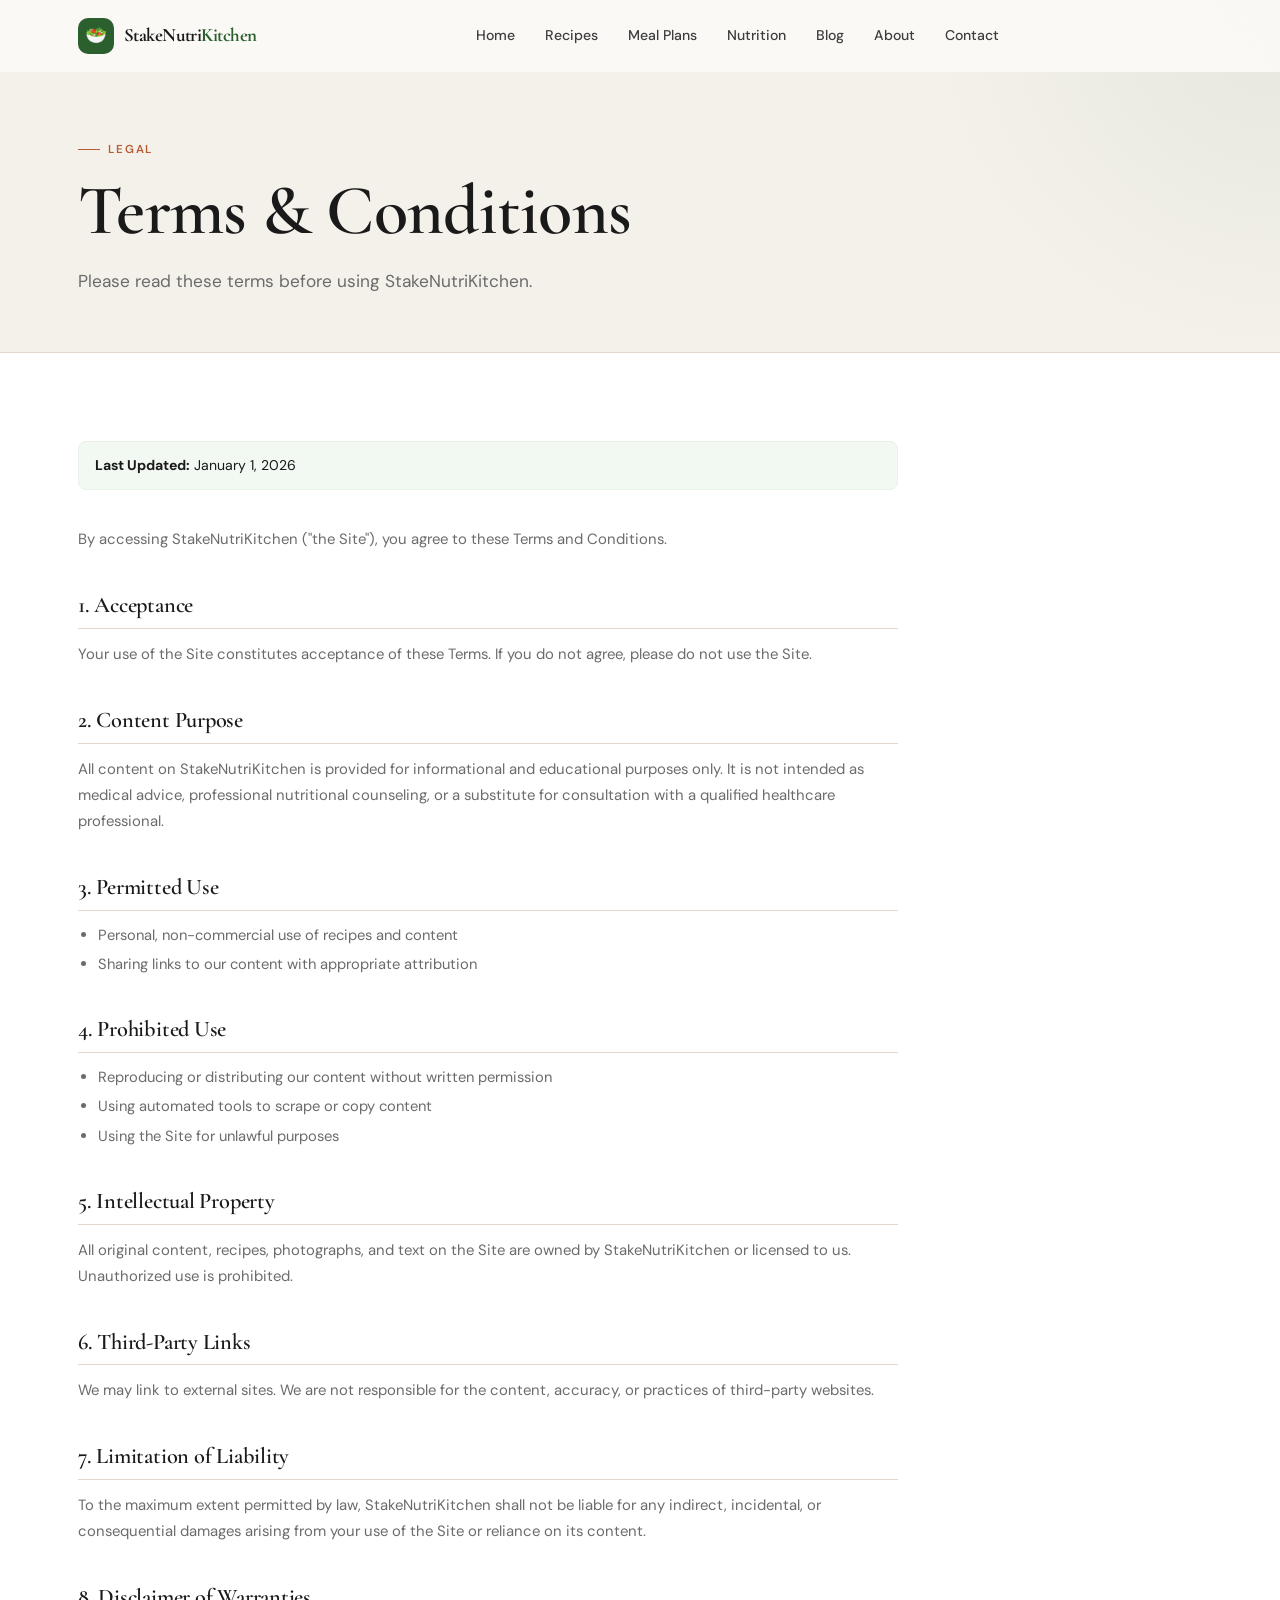
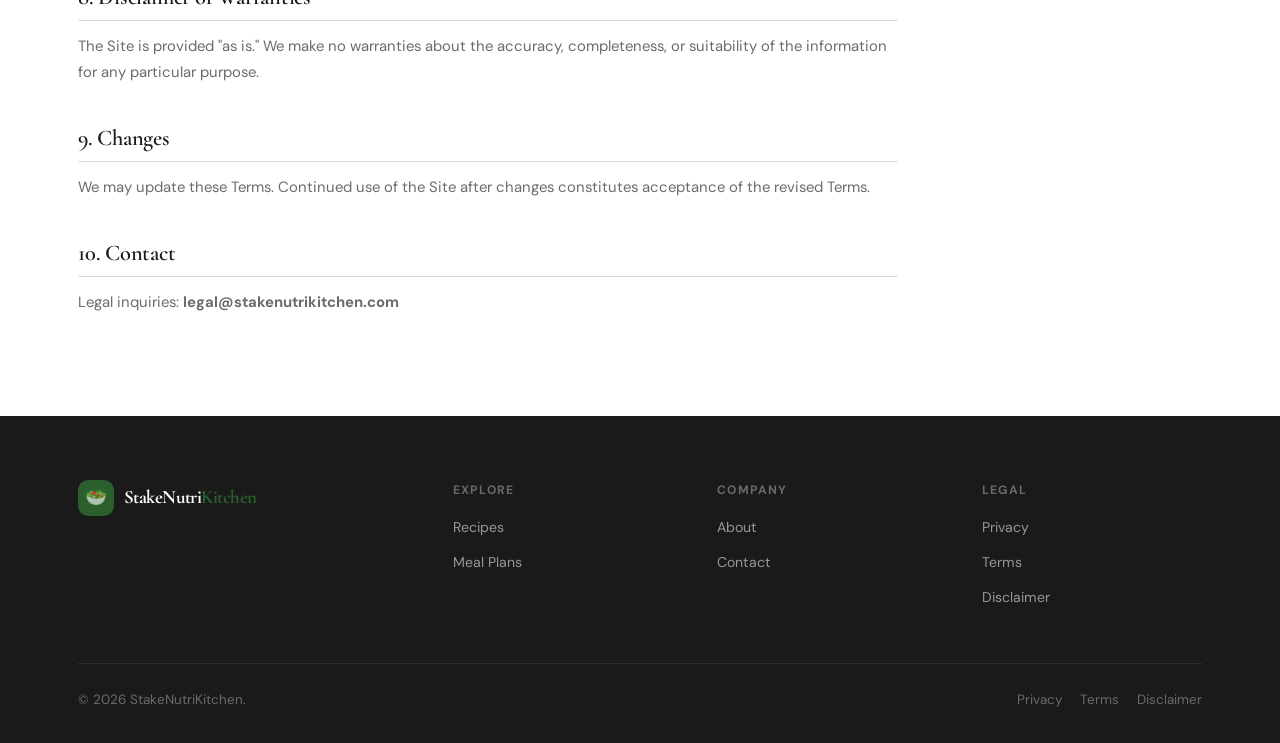
<file: terms-conditions.html>
<!DOCTYPE html>
<html lang="en">
<head>
  <meta charset="UTF-8" /><meta name="viewport" content="width=device-width, initial-scale=1.0" />
  <meta name="description" content="StakeNutriKitchen Terms and Conditions." />
  <title>Terms & Conditions – StakeNutriKitchen</title>
  <link rel="stylesheet" href="style.css" />
  <link rel="preconnect" href="https://fonts.googleapis.com" /><link rel="preconnect" href="https://fonts.gstatic.com" crossorigin />
</head>
<body>
<nav class="navbar" id="navbar">
  <div class="nav-wrap">
    <a href="index.html" class="nav-logo"><div class="nav-logo-icon">🥗</div><div class="nav-logo-text">StakeNutri<span>Kitchen</span></div></a>
    <div class="nav-links"><a href="index.html">Home</a><a href="recipes.html">Recipes</a><a href="meal-plans.html">Meal Plans</a><a href="nutrition.html">Nutrition</a><a href="blog.html">Blog</a><a href="about.html">About</a><a href="contact.html">Contact</a></div>
    <button class="nav-toggle" id="navToggle" aria-label="Toggle menu"><span></span><span></span><span></span></button>
  </div>
  <nav class="nav-mobile" id="navMobile"><a href="index.html">Home</a><a href="recipes.html">Recipes</a><a href="meal-plans.html">Meal Plans</a><a href="nutrition.html">Nutrition</a><a href="blog.html">Blog</a><a href="about.html">About</a><a href="contact.html">Contact</a></nav>
</nav>
<header class="page-hero"><div class="container"><span class="eyebrow">Legal</span><h1>Terms & Conditions</h1><p>Please read these terms before using StakeNutriKitchen.</p></div></header>
<main>
<section class="section bg-white">
  <div class="container">
    <div class="legal-wrap">
      <div class="legal-meta"><strong>Last Updated:</strong> January 1, 2026</div>
      <p>By accessing StakeNutriKitchen ("the Site"), you agree to these Terms and Conditions.</p>
      <h2>1. Acceptance</h2>
      <p>Your use of the Site constitutes acceptance of these Terms. If you do not agree, please do not use the Site.</p>
      <h2>2. Content Purpose</h2>
      <p>All content on StakeNutriKitchen is provided for informational and educational purposes only. It is not intended as medical advice, professional nutritional counseling, or a substitute for consultation with a qualified healthcare professional.</p>
      <h2>3. Permitted Use</h2>
      <ul><li>Personal, non-commercial use of recipes and content</li><li>Sharing links to our content with appropriate attribution</li></ul>
      <h2>4. Prohibited Use</h2>
      <ul><li>Reproducing or distributing our content without written permission</li><li>Using automated tools to scrape or copy content</li><li>Using the Site for unlawful purposes</li></ul>
      <h2>5. Intellectual Property</h2>
      <p>All original content, recipes, photographs, and text on the Site are owned by StakeNutriKitchen or licensed to us. Unauthorized use is prohibited.</p>
      <h2>6. Third-Party Links</h2>
      <p>We may link to external sites. We are not responsible for the content, accuracy, or practices of third-party websites.</p>
      <h2>7. Limitation of Liability</h2>
      <p>To the maximum extent permitted by law, StakeNutriKitchen shall not be liable for any indirect, incidental, or consequential damages arising from your use of the Site or reliance on its content.</p>
      <h2>8. Disclaimer of Warranties</h2>
      <p>The Site is provided "as is." We make no warranties about the accuracy, completeness, or suitability of the information for any particular purpose.</p>
      <h2>9. Changes</h2>
      <p>We may update these Terms. Continued use of the Site after changes constitutes acceptance of the revised Terms.</p>
      <h2>10. Contact</h2>
      <p>Legal inquiries: <strong>legal@stakenutrikitchen.com</strong></p>
    </div>
  </div>
</section>
</main>
<footer class="footer"><div class="container"><div class="footer-grid"><div class="footer-brand"><a href="index.html" class="nav-logo"><div class="nav-logo-icon">🥗</div><div class="nav-logo-text">StakeNutri<span>Kitchen</span></div></a></div><div class="footer-col"><h5>Explore</h5><ul><li><a href="recipes.html">Recipes</a></li><li><a href="meal-plans.html">Meal Plans</a></li></ul></div><div class="footer-col"><h5>Company</h5><ul><li><a href="about.html">About</a></li><li><a href="contact.html">Contact</a></li></ul></div><div class="footer-col"><h5>Legal</h5><ul><li><a href="privacy-policy.html">Privacy</a></li><li><a href="terms-conditions.html">Terms</a></li><li><a href="disclaimer.html">Disclaimer</a></li></ul></div></div><div class="footer-bottom"><p>&copy; 2026 StakeNutriKitchen.</p><nav class="footer-legal"><a href="privacy-policy.html">Privacy</a><a href="terms-conditions.html">Terms</a><a href="disclaimer.html">Disclaimer</a></nav></div></div></footer>
<button class="btt" id="btt" aria-label="Back to top">↑</button>
<script src="script.js"></script>
</body>
</html>
</file>
<file: style.css>
/* ================================================================
   StakeNutriKitchen — Main Stylesheet
   Organic-Modern Premium Health Platform
   Palette: Warm White + Forest Green + Terracotta + Sage
   ================================================================ */

@import url('https://fonts.googleapis.com/css2?family=Cormorant+Garamond:ital,wght@0,300;0,400;0,600;0,700;1,300;1,600&family=DM+Sans:wght@300;400;500;600&display=swap');

/* ── CSS Variables ────────────────────────────────────────── */
:root {
  --white:       #ffffff;
  --warm-white:  #faf9f6;
  --cream:       #f4f1ea;
  --cream-mid:   #ede8dc;
  --cream-dark:  #e0d9cc;

  --green:       #2c5f2e;
  --green-mid:   #3a7d3c;
  --green-light: #6aab6c;
  --green-soft:  #e8f2e8;
  --green-xs:    #f2f8f2;

  --terra:       #b85c38;
  --terra-light: #d4784f;
  --terra-soft:  #fbeee8;

  --sage:        #7a9e7e;
  --sage-soft:   #edf3ee;

  --ink:         #1a1a1a;
  --ink-mid:     #3d3d3d;
  --ink-muted:   #6b6b6b;
  --ink-faint:   #9a9a9a;

  --font-display: 'Cormorant Garamond', Georgia, serif;
  --font-body:    'DM Sans', system-ui, sans-serif;

  --nav-h:    72px;
  --max-w:    1180px;
  --r:        14px;
  --r-sm:     8px;
  --r-lg:     24px;
  --r-xl:     40px;

  --sh-xs: 0 1px 4px rgba(26,26,26,0.06);
  --sh-sm: 0 2px 12px rgba(26,26,26,0.08);
  --sh-md: 0 6px 28px rgba(26,26,26,0.10);
  --sh-lg: 0 16px 52px rgba(26,26,26,0.12);

  --t: all 0.28s cubic-bezier(0.4, 0, 0.2, 1);
}

/* ── Reset ────────────────────────────────────────────────── */
*, *::before, *::after { margin: 0; padding: 0; box-sizing: border-box; }
html { scroll-behavior: smooth; font-size: 16px; }
body {
  font-family: var(--font-body);
  background: var(--warm-white);
  color: var(--ink);
  line-height: 1.65;
  -webkit-font-smoothing: antialiased;
  overflow-x: hidden;
}
img { max-width: 100%; display: block; }
a  { text-decoration: none; color: inherit; transition: var(--t); }
ul { list-style: none; }
button { cursor: pointer; border: none; background: none; font: inherit; }
input, textarea, select { font: inherit; outline: none; }
::-webkit-scrollbar { width: 5px; }
::-webkit-scrollbar-track { background: var(--cream); }
::-webkit-scrollbar-thumb { background: var(--green-light); border-radius: 3px; }

/* ── Typography ───────────────────────────────────────────── */
h1, h2, h3, h4 {
  font-family: var(--font-display);
  line-height: 1.15;
  letter-spacing: -0.01em;
  color: var(--ink);
}
h1 { font-size: clamp(2.6rem, 5.5vw, 4.4rem); font-weight: 600; }
h2 { font-size: clamp(2rem, 3.5vw, 3rem); font-weight: 600; }
h3 { font-size: clamp(1.3rem, 2vw, 1.7rem); font-weight: 600; }
h4 { font-size: 1.05rem; font-weight: 600; }
p  { color: var(--ink-muted); line-height: 1.75; }

/* ── Layout ───────────────────────────────────────────────── */
.container { max-width: var(--max-w); margin: 0 auto; padding: 0 28px; }
.section    { padding: 88px 0; }
.section-sm { padding: 56px 0; }
.bg-cream   { background: var(--cream); }
.bg-white   { background: var(--white); }
.bg-green   { background: var(--green); }
.bg-warm    { background: var(--warm-white); }

/* Section headings */
.eyebrow {
  display: inline-flex;
  align-items: center;
  gap: 8px;
  font-family: var(--font-body);
  font-size: 0.72rem;
  font-weight: 600;
  text-transform: uppercase;
  letter-spacing: 0.16em;
  color: var(--terra);
  margin-bottom: 12px;
}
.eyebrow::before {
  content: '';
  width: 22px; height: 1.5px;
  background: var(--terra);
}
.section-h { margin-bottom: 12px; }
.section-p { font-size: 1.06rem; max-width: 560px; }
.s-header { margin-bottom: 52px; }
.s-header.center { text-align: center; }
.s-header.center .section-p { margin: 12px auto 0; }
.s-header.center .eyebrow { justify-content: center; }
.s-header.center .eyebrow::before { display: none; }

/* ── Buttons ──────────────────────────────────────────────── */
.btn {
  display: inline-flex;
  align-items: center;
  gap: 7px;
  padding: 13px 28px;
  border-radius: var(--r-sm);
  font-family: var(--font-body);
  font-size: 0.93rem;
  font-weight: 600;
  transition: var(--t);
  white-space: nowrap;
  cursor: pointer;
  border: none;
}
.btn-green {
  background: var(--green);
  color: var(--white);
  box-shadow: 0 3px 16px rgba(44,95,46,0.32);
}
.btn-green:hover {
  background: var(--green-mid);
  transform: translateY(-1px);
  box-shadow: 0 5px 22px rgba(44,95,46,0.42);
}
.btn-terra {
  background: var(--terra);
  color: var(--white);
  box-shadow: 0 3px 16px rgba(184,92,56,0.28);
}
.btn-terra:hover {
  background: var(--terra-light);
  transform: translateY(-1px);
}
.btn-outline {
  background: transparent;
  color: var(--green);
  border: 1.5px solid var(--green);
}
.btn-outline:hover {
  background: var(--green-xs);
  transform: translateY(-1px);
}
.btn-outline-white {
  background: transparent;
  color: var(--white);
  border: 1.5px solid rgba(255,255,255,0.6);
}
.btn-outline-white:hover {
  background: rgba(255,255,255,0.1);
  border-color: var(--white);
}
.btn-sm { padding: 9px 20px; font-size: 0.85rem; }

/* Link style */
.link-green {
  display: inline-flex;
  align-items: center;
  gap: 5px;
  font-size: 0.9rem;
  font-weight: 600;
  color: var(--green);
  transition: var(--t);
}
.link-green:hover { gap: 9px; }

/* ── Tags / Pills ─────────────────────────────────────────── */
.pill {
  display: inline-flex;
  align-items: center;
  gap: 4px;
  font-size: 0.72rem;
  font-weight: 700;
  padding: 3px 10px;
  border-radius: 100px;
  background: var(--green-soft);
  color: var(--green);
  text-transform: uppercase;
  letter-spacing: 0.05em;
}
.pill-terra { background: var(--terra-soft); color: var(--terra); }
.pill-sage  { background: var(--sage-soft);  color: var(--sage); }
.pill-cream { background: var(--cream-mid);  color: var(--ink-mid); }

/* ── Divider ──────────────────────────────────────────────── */
.divider { height: 1px; background: var(--cream-dark); }

/* ── NAVBAR ───────────────────────────────────────────────── */
.navbar {
  position: fixed;
  top: 0; left: 0; right: 0;
  height: var(--nav-h);
  background: rgba(250,249,246,0.96);
  backdrop-filter: blur(16px);
  -webkit-backdrop-filter: blur(16px);
  border-bottom: 1px solid transparent;
  z-index: 1000;
  transition: var(--t);
}
.navbar.scrolled {
  border-bottom-color: var(--cream-dark);
  box-shadow: var(--sh-sm);
}
.nav-wrap {
  max-width: var(--max-w);
  margin: 0 auto;
  padding: 0 28px;
  height: 100%;
  display: flex;
  align-items: center;
  justify-content: space-between;
  gap: 16px;
}
.nav-logo {
  display: flex;
  align-items: center;
  gap: 10px;
  flex-shrink: 0;
}
.nav-logo-icon {
  width: 36px; height: 36px;
  background: var(--green);
  border-radius: 10px;
  display: flex; align-items: center; justify-content: center;
  font-size: 1.1rem;
  flex-shrink: 0;
}
.nav-logo-text {
  font-family: var(--font-display);
  font-weight: 700;
  font-size: 1.18rem;
  color: var(--ink);
  letter-spacing: -0.03em;
  line-height: 1;
}
.nav-logo-text span { color: var(--green); }
.nav-links {
  display: flex;
  align-items: center;
  gap: 2px;
  flex: 1;
  justify-content: center;
}
.nav-links a {
  font-size: 0.88rem;
  font-weight: 500;
  color: var(--ink-mid);
  padding: 7px 14px;
  border-radius: var(--r-sm);
  transition: var(--t);
}
.nav-links a:hover { color: var(--green); background: var(--green-xs); }
.nav-links a.active { color: var(--green); font-weight: 600; }
.nav-cta { display: flex; align-items: center; gap: 10px; flex-shrink: 0; }
.nav-toggle {
  display: none;
  flex-direction: column;
  gap: 5px;
  padding: 7px;
  border-radius: var(--r-sm);
  transition: var(--t);
}
.nav-toggle:hover { background: var(--cream); }
.nav-toggle span {
  display: block;
  width: 22px; height: 1.5px;
  background: var(--ink);
  border-radius: 2px;
  transition: var(--t);
}
.nav-toggle.open span:nth-child(1) { transform: rotate(45deg) translate(4.5px, 4.5px); }
.nav-toggle.open span:nth-child(2) { opacity: 0; }
.nav-toggle.open span:nth-child(3) { transform: rotate(-45deg) translate(4.5px, -4.5px); }
.nav-mobile {
  display: none;
  position: fixed;
  top: var(--nav-h); left: 0; right: 0;
  background: var(--white);
  border-bottom: 1px solid var(--cream-dark);
  padding: 16px 28px 24px;
  flex-direction: column;
  gap: 2px;
  box-shadow: var(--sh-md);
  z-index: 999;
}
.nav-mobile.open { display: flex; }
.nav-mobile a {
  font-size: 1rem;
  font-weight: 500;
  color: var(--ink-mid);
  padding: 11px 14px;
  border-radius: var(--r-sm);
  transition: var(--t);
}
.nav-mobile a:hover, .nav-mobile a.active { color: var(--green); background: var(--green-xs); }
.nav-mobile .btn { width: 100%; justify-content: center; margin-top: 10px; }

/* ── HERO ─────────────────────────────────────────────────── */
.hero {
  min-height: 100vh;
  display: flex;
  align-items: center;
  position: relative;
  overflow: hidden;
  padding-top: var(--nav-h);
}
.hero-bg {
  position: absolute;
  inset: 0;
  z-index: 0;
}
.hero-bg img {
  width: 100%; height: 100%;
  object-fit: cover;
  object-position: center;
}
.hero-bg::after {
  content: '';
  position: absolute; inset: 0;
  background: linear-gradient(
    100deg,
    rgba(26,26,26,0.72) 0%,
    rgba(26,26,26,0.45) 50%,
    rgba(26,26,26,0.15) 100%
  );
}
.hero-content {
  position: relative; z-index: 2;
  max-width: 680px;
}
.hero-pill {
  display: inline-flex;
  align-items: center;
  gap: 7px;
  background: rgba(255,255,255,0.15);
  backdrop-filter: blur(8px);
  border: 1px solid rgba(255,255,255,0.25);
  color: rgba(255,255,255,0.9);
  font-size: 0.78rem;
  font-weight: 600;
  letter-spacing: 0.12em;
  text-transform: uppercase;
  padding: 5px 14px;
  border-radius: 100px;
  margin-bottom: 22px;
  animation: fadeUp 0.5s ease both;
}
.hero-pill-dot {
  width: 6px; height: 6px;
  background: var(--green-light);
  border-radius: 50%;
  animation: blink 2.5s infinite;
}
@keyframes blink { 0%,100%{opacity:1;} 50%{opacity:0.2;} }
.hero-content h1 {
  color: var(--white);
  font-size: clamp(3rem, 7vw, 5.5rem);
  font-weight: 700;
  line-height: 1.05;
  letter-spacing: -0.03em;
  margin-bottom: 20px;
  animation: fadeUp 0.5s ease 0.1s both;
}
.hero-content h1 em {
  font-style: italic;
  color: var(--green-light);
}
.hero-content p {
  color: rgba(255,255,255,0.75);
  font-size: 1.18rem;
  max-width: 520px;
  animation: fadeUp 0.5s ease 0.18s both;
  margin-bottom: 36px;
}
.hero-actions {
  display: flex;
  gap: 14px;
  flex-wrap: wrap;
  animation: fadeUp 0.5s ease 0.26s both;
  margin-bottom: 56px;
}
.hero-stats {
  display: flex;
  gap: 36px;
  flex-wrap: wrap;
  animation: fadeUp 0.5s ease 0.34s both;
}
.hero-stat {}
.hero-stat-num {
  font-family: var(--font-display);
  font-size: 2.4rem;
  font-weight: 700;
  color: var(--white);
  line-height: 1;
}
.hero-stat-lbl {
  font-size: 0.8rem;
  color: rgba(255,255,255,0.55);
  margin-top: 3px;
}

/* ── Category Cards ───────────────────────────────────────── */
.cat-grid {
  display: grid;
  grid-template-columns: repeat(4, 1fr);
  gap: 18px;
}
.cat-card {
  background: var(--white);
  border: 1px solid var(--cream-dark);
  border-radius: var(--r);
  padding: 28px 22px;
  text-align: center;
  transition: var(--t);
  cursor: pointer;
  text-decoration: none;
  color: inherit;
  display: flex;
  flex-direction: column;
  align-items: center;
  gap: 12px;
}
.cat-card:hover {
  box-shadow: var(--sh-md);
  transform: translateY(-4px);
  border-color: var(--green-light);
}
.cat-icon {
  width: 60px; height: 60px;
  border-radius: 50%;
  background: var(--green-soft);
  display: flex; align-items: center; justify-content: center;
  font-size: 1.6rem;
  transition: var(--t);
}
.cat-card:hover .cat-icon { background: var(--green); }
.cat-card h4 { font-size: 1rem; }
.cat-card p  { font-size: 0.84rem; margin: 0; }

/* ── Recipe Cards ─────────────────────────────────────────── */
.recipes-grid {
  display: grid;
  grid-template-columns: repeat(3, 1fr);
  gap: 24px;
}
.recipe-card {
  background: var(--white);
  border: 1px solid var(--cream-dark);
  border-radius: var(--r);
  overflow: hidden;
  transition: var(--t);
  display: flex;
  flex-direction: column;
}
.recipe-card:hover { box-shadow: var(--sh-lg); transform: translateY(-5px); }
.recipe-img-wrap { overflow: hidden; position: relative; }
.recipe-img {
  width: 100%; height: 220px;
  object-fit: cover;
  transition: transform 0.5s ease;
}
.recipe-card:hover .recipe-img { transform: scale(1.06); }
.recipe-badge {
  position: absolute;
  top: 14px; left: 14px;
  background: rgba(255,255,255,0.92);
  backdrop-filter: blur(4px);
  border-radius: 100px;
  padding: 4px 10px;
  font-size: 0.72rem;
  font-weight: 700;
  color: var(--green);
}
.recipe-body {
  padding: 20px;
  flex: 1;
  display: flex;
  flex-direction: column;
  gap: 10px;
}
.recipe-body h3 {
  font-size: 1.15rem;
  line-height: 1.3;
  transition: var(--t);
}
.recipe-card:hover h3 { color: var(--green); }
.recipe-meta {
  display: flex;
  gap: 14px;
  font-size: 0.8rem;
  color: var(--ink-faint);
}
.recipe-meta span {
  display: flex;
  align-items: center;
  gap: 4px;
}
.recipe-tags {
  display: flex;
  gap: 6px;
  flex-wrap: wrap;
}
.recipe-body .btn { margin-top: auto; align-self: flex-start; }

/* ── Meal Plan ────────────────────────────────────────────── */
.meal-plans-grid {
  display: grid;
  grid-template-columns: repeat(3, 1fr);
  gap: 24px;
}
.plan-card {
  background: var(--white);
  border: 1px solid var(--cream-dark);
  border-radius: var(--r);
  overflow: hidden;
  transition: var(--t);
}
.plan-card:hover { box-shadow: var(--sh-md); transform: translateY(-3px); }
.plan-header {
  padding: 24px;
  background: var(--green);
  color: var(--white);
}
.plan-header h3 { color: var(--white); font-size: 1.3rem; margin-bottom: 6px; }
.plan-header p { color: rgba(255,255,255,0.7); font-size: 0.88rem; margin: 0; }
.plan-header.terra { background: var(--terra); }
.plan-header.sage  { background: var(--sage); }
.plan-body { padding: 20px; }
.meal-row {
  padding: 12px 0;
  border-bottom: 1px solid var(--cream-dark);
  display: flex;
  gap: 12px;
  align-items: flex-start;
}
.meal-row:last-child { border-bottom: none; }
.meal-label {
  font-size: 0.7rem;
  font-weight: 700;
  text-transform: uppercase;
  letter-spacing: 0.1em;
  color: var(--green);
  background: var(--green-soft);
  padding: 2px 8px;
  border-radius: 4px;
  white-space: nowrap;
  margin-top: 2px;
}
.meal-name { font-size: 0.9rem; font-weight: 500; color: var(--ink); }
.meal-cal  { font-size: 0.78rem; color: var(--ink-faint); }

/* ── Nutrition Macro Cards ────────────────────────────────── */
.macro-grid { display: grid; grid-template-columns: repeat(3, 1fr); gap: 22px; }
.macro-card {
  background: var(--white);
  border: 1px solid var(--cream-dark);
  border-radius: var(--r);
  padding: 30px 26px;
  transition: var(--t);
  position: relative;
  overflow: hidden;
}
.macro-card:hover { box-shadow: var(--sh-md); transform: translateY(-3px); }
.macro-icon { font-size: 2.5rem; margin-bottom: 14px; }
.macro-card h3 { font-size: 1.25rem; margin-bottom: 10px; }
.macro-card p { font-size: 0.9rem; margin: 0; }
.macro-bar-wrap { margin-top: 18px; }
.macro-bar-label {
  display: flex;
  justify-content: space-between;
  font-size: 0.78rem;
  color: var(--ink-faint);
  margin-bottom: 6px;
}
.macro-bar {
  height: 6px;
  background: var(--cream-dark);
  border-radius: 3px;
  overflow: hidden;
}
.macro-bar-fill {
  height: 100%;
  border-radius: 3px;
  background: var(--green);
  transition: width 1.2s ease;
}
.macro-bar-fill.terra { background: var(--terra); }
.macro-bar-fill.sage  { background: var(--sage); }

/* Nutrition Stats Section */
.nutrition-stats-row {
  display: grid;
  grid-template-columns: repeat(4, 1fr);
  gap: 18px;
  background: var(--white);
  border: 1px solid var(--cream-dark);
  border-radius: var(--r);
  padding: 28px 32px;
}
.n-stat {}
.n-stat-val {
  font-family: var(--font-display);
  font-size: 2rem;
  font-weight: 700;
  color: var(--green);
  line-height: 1;
}
.n-stat-lbl { font-size: 0.82rem; color: var(--ink-faint); margin-top: 4px; }

/* Hydration visual */
.hydration-grid { display: grid; grid-template-columns: 1fr 1fr; gap: 32px; align-items: center; }
.hydration-img { border-radius: var(--r-lg); overflow: hidden; }
.hydration-img img { width: 100%; height: 320px; object-fit: cover; }
.hydration-list { display: flex; flex-direction: column; gap: 16px; }
.hydration-item {
  display: flex;
  gap: 14px;
  background: var(--white);
  border: 1px solid var(--cream-dark);
  border-radius: var(--r);
  padding: 16px 18px;
  transition: var(--t);
}
.hydration-item:hover { box-shadow: var(--sh-sm); }
.h-icon {
  width: 42px; height: 42px;
  border-radius: 10px;
  background: var(--green-soft);
  display: flex; align-items: center; justify-content: center;
  font-size: 1.1rem;
  flex-shrink: 0;
}
.h-text h4 { font-size: 0.93rem; margin-bottom: 3px; }
.h-text p  { font-size: 0.84rem; margin: 0; }

/* ── Blog Cards ───────────────────────────────────────────── */
.blog-grid {
  display: grid;
  grid-template-columns: repeat(3, 1fr);
  gap: 24px;
}
.blog-card {
  background: var(--white);
  border: 1px solid var(--cream-dark);
  border-radius: var(--r);
  overflow: hidden;
  transition: var(--t);
  display: flex;
  flex-direction: column;
}
.blog-card:hover { box-shadow: var(--sh-md); transform: translateY(-4px); }
.blog-img-wrap { overflow: hidden; }
.blog-img {
  width: 100%; height: 200px;
  object-fit: cover;
  transition: transform 0.45s ease;
}
.blog-card:hover .blog-img { transform: scale(1.05); }
.blog-body {
  padding: 20px;
  flex: 1;
  display: flex;
  flex-direction: column;
  gap: 8px;
}
.blog-body h3 { font-size: 1.1rem; line-height: 1.32; transition: var(--t); }
.blog-card:hover h3 { color: var(--green); }
.blog-body p { font-size: 0.87rem; flex: 1; margin: 0; }
.blog-meta { display: flex; gap: 12px; font-size: 0.76rem; color: var(--ink-faint); }

/* Blog post sidebar layout */
.post-layout {
  display: grid;
  grid-template-columns: 1fr 280px;
  gap: 60px;
  align-items: start;
}
.post-sidebar { position: sticky; top: calc(var(--nav-h) + 24px); }
.sidebar-box {
  background: var(--white);
  border: 1px solid var(--cream-dark);
  border-radius: var(--r);
  padding: 22px;
  margin-bottom: 18px;
}
.sidebar-box h4 { font-size: 1rem; margin-bottom: 14px; }
.sidebar-post-list { display: flex; flex-direction: column; gap: 12px; }
.sidebar-post a { font-size: 0.88rem; font-weight: 600; color: var(--ink); display: block; margin-bottom: 3px; transition: var(--t); }
.sidebar-post a:hover { color: var(--green); }
.sidebar-post span { font-size: 0.76rem; color: var(--ink-faint); }

/* Article content */
.post-content h2 { font-size: 1.8rem; margin: 40px 0 16px; }
.post-content h3 { font-size: 1.3rem; margin: 28px 0 12px; }
.post-content p  { font-size: 1.02rem; margin-bottom: 20px; line-height: 1.8; }
.post-content ul, .post-content ol { padding-left: 22px; margin-bottom: 20px; display: flex; flex-direction: column; gap: 8px; }
.post-content ul { list-style: disc; }
.post-content ol { list-style: decimal; }
.post-content li { font-size: 1rem; color: var(--ink-muted); }
.post-content strong { color: var(--ink); font-weight: 600; }
.post-callout {
  background: var(--green-xs);
  border-left: 4px solid var(--green);
  padding: 18px 22px;
  border-radius: 0 var(--r-sm) var(--r-sm) 0;
  margin: 28px 0;
  font-family: var(--font-display);
  font-style: italic;
  font-size: 1.08rem;
  color: var(--ink);
}

/* ── Testimonials ─────────────────────────────────────────── */
.testimonials-grid { display: grid; grid-template-columns: repeat(3, 1fr); gap: 22px; }
.t-card {
  background: var(--white);
  border: 1px solid var(--cream-dark);
  border-radius: var(--r);
  padding: 28px;
  transition: var(--t);
}
.t-card:hover { box-shadow: var(--sh-sm); }
.t-stars { color: #f59e0b; font-size: 0.85rem; letter-spacing: 2px; margin-bottom: 14px; }
.t-card blockquote {
  font-family: var(--font-display);
  font-style: italic;
  font-size: 1.05rem;
  color: var(--ink);
  line-height: 1.58;
  margin-bottom: 18px;
}
.t-author { display: flex; align-items: center; gap: 10px; }
.t-avatar { width: 40px; height: 40px; border-radius: 50%; overflow: hidden; border: 2px solid var(--cream-dark); }
.t-avatar img { width: 100%; height: 100%; object-fit: cover; }
.t-name  { font-size: 0.9rem; font-weight: 600; }
.t-role  { font-size: 0.78rem; color: var(--ink-faint); }

/* ── CTA Band ─────────────────────────────────────────────── */
.cta-band {
  background: var(--green);
  padding: 80px 0;
  position: relative;
  overflow: hidden;
}
.cta-band::before {
  content: '';
  position: absolute; top: -100px; right: -100px;
  width: 400px; height: 400px;
  background: radial-gradient(circle, rgba(255,255,255,0.06), transparent 70%);
  border-radius: 50%;
}
.cta-band-inner {
  display: grid;
  grid-template-columns: 1fr auto;
  gap: 40px;
  align-items: center;
}
.cta-band h2 { color: var(--white); }
.cta-band p  { color: rgba(255,255,255,0.68); margin-top: 8px; font-size: 1.05rem; }
.cta-actions { display: flex; gap: 12px; flex-wrap: wrap; }

/* ── About ────────────────────────────────────────────────── */
.about-grid { display: grid; grid-template-columns: 1fr 1fr; gap: 64px; align-items: center; }
.about-img { border-radius: var(--r-xl); overflow: hidden; }
.about-img img { width: 100%; height: 460px; object-fit: cover; }
.about-values { display: grid; grid-template-columns: 1fr 1fr; gap: 16px; margin-top: 28px; }
.value-card { background: var(--cream); border-radius: var(--r); padding: 20px; }
.value-icon { font-size: 1.6rem; margin-bottom: 8px; }
.value-card h4 { font-size: 0.95rem; margin-bottom: 5px; }
.value-card p  { font-size: 0.84rem; margin: 0; }
.team-grid { display: grid; grid-template-columns: repeat(3, 1fr); gap: 22px; }
.team-card {
  background: var(--white);
  border: 1px solid var(--cream-dark);
  border-radius: var(--r);
  overflow: hidden;
  text-align: center;
  transition: var(--t);
}
.team-card:hover { box-shadow: var(--sh-md); transform: translateY(-3px); }
.team-card img { width: 100%; height: 200px; object-fit: cover; }
.team-info { padding: 18px; }
.team-info h4 { margin-bottom: 3px; }
.team-info p  { font-size: 0.82rem; margin: 0; }

/* ── Contact ──────────────────────────────────────────────── */
.contact-grid { display: grid; grid-template-columns: 1fr 1.5fr; gap: 60px; }
.contact-info h3 { margin-bottom: 14px; }
.contact-info > p { margin-bottom: 28px; font-size: 0.95rem; }
.c-items { display: flex; flex-direction: column; gap: 16px; }
.c-item { display: flex; gap: 12px; align-items: flex-start; }
.c-icon {
  width: 40px; height: 40px;
  background: var(--green-soft);
  border-radius: var(--r-sm);
  display: flex; align-items: center; justify-content: center;
  font-size: 1rem; flex-shrink: 0;
}
.c-text strong { display: block; font-size: 0.8rem; color: var(--ink-faint); text-transform: uppercase; letter-spacing: 0.06em; margin-bottom: 2px; }
.c-text span { font-size: 0.92rem; }
.form-wrap {
  background: var(--white);
  border: 1px solid var(--cream-dark);
  border-radius: var(--r);
  padding: 36px;
  box-shadow: var(--sh-xs);
}
.form-group { margin-bottom: 18px; }
.form-group label { display: block; font-size: 0.8rem; font-weight: 700; text-transform: uppercase; letter-spacing: 0.06em; color: var(--ink-mid); margin-bottom: 6px; }
.form-group input, .form-group textarea, .form-group select {
  width: 100%;
  background: var(--warm-white);
  border: 1.5px solid var(--cream-dark);
  border-radius: var(--r-sm);
  padding: 11px 15px;
  color: var(--ink);
  font-size: 0.93rem;
  transition: var(--t);
  resize: vertical;
}
.form-group input:focus, .form-group textarea:focus, .form-group select:focus {
  border-color: var(--green);
  background: var(--white);
  box-shadow: 0 0 0 3px rgba(44,95,46,0.08);
}
.form-group textarea { min-height: 120px; }
.form-row { display: grid; grid-template-columns: 1fr 1fr; gap: 14px; }

/* ── Legal Pages ──────────────────────────────────────────── */
.legal-wrap { max-width: 820px; }
.legal-meta { background: var(--green-xs); border: 1px solid var(--green-soft); border-radius: var(--r-sm); padding: 12px 16px; font-size: 0.88rem; margin-bottom: 36px; }
.legal-wrap h2 { font-size: 1.4rem; margin: 40px 0 12px; padding-bottom: 10px; border-bottom: 1px solid var(--cream-dark); }
.legal-wrap h3 { font-size: 1.02rem; color: var(--green); margin: 22px 0 8px; }
.legal-wrap p  { font-size: 0.93rem; margin-bottom: 13px; }
.legal-wrap ul { list-style: disc; padding-left: 20px; margin-bottom: 13px; }
.legal-wrap ul li { font-size: 0.92rem; color: var(--ink-muted); margin-bottom: 5px; }

/* ── Page Hero ────────────────────────────────────────────── */
.page-hero {
  padding: calc(var(--nav-h) + 60px) 0 56px;
  background: var(--cream);
  border-bottom: 1px solid var(--cream-dark);
  position: relative;
  overflow: hidden;
}
.page-hero::before {
  content: '';
  position: absolute; top: 0; right: 0;
  width: 360px; height: 360px;
  background: radial-gradient(ellipse at top right, rgba(44,95,46,0.07), transparent 70%);
}
.page-hero h1 { margin-bottom: 14px; }
.page-hero p { max-width: 600px; font-size: 1.08rem; }
.page-hero-img {
  display: grid;
  grid-template-columns: 1fr 1.1fr;
  gap: 0;
  align-items: center;
}
.page-hero-img .page-hero-text {}
.page-hero-img .page-hero-photo { border-radius: var(--r-xl); overflow: hidden; }
.page-hero-img .page-hero-photo img { width: 100%; height: 360px; object-fit: cover; }

/* ── Portion Guide ────────────────────────────────────────── */
.portion-grid { display: grid; grid-template-columns: repeat(4, 1fr); gap: 18px; }
.portion-card {
  background: var(--white);
  border: 1px solid var(--cream-dark);
  border-radius: var(--r);
  padding: 24px 18px;
  text-align: center;
  transition: var(--t);
}
.portion-card:hover { box-shadow: var(--sh-sm); transform: translateY(-2px); }
.portion-icon { font-size: 2.2rem; margin-bottom: 10px; }
.portion-card h4 { font-size: 0.93rem; margin-bottom: 5px; }
.portion-card p  { font-size: 0.82rem; margin: 0; }

/* ── Newsletter ───────────────────────────────────────────── */
.newsletter-band {
  background: var(--cream-dark);
  padding: 56px 0;
}
.newsletter-inner {
  display: grid;
  grid-template-columns: 1fr 1fr;
  gap: 52px;
  align-items: center;
}
.nl-form { display: flex; gap: 10px; }
.nl-form input {
  flex: 1;
  background: var(--white);
  border: 1.5px solid var(--cream-dark);
  border-radius: var(--r-sm);
  padding: 12px 16px;
  font-size: 0.93rem;
  color: var(--ink);
  transition: var(--t);
}
.nl-form input:focus { border-color: var(--green); box-shadow: 0 0 0 3px rgba(44,95,46,0.08); }

/* ── FOOTER ───────────────────────────────────────────────── */
.footer {
  background: var(--ink);
  color: rgba(255,255,255,0.65);
  padding: 64px 0 32px;
}
.footer-grid {
  display: grid;
  grid-template-columns: 1.5fr 1fr 1fr 1fr;
  gap: 44px;
  margin-bottom: 52px;
}
.footer-brand .nav-logo-text { color: var(--white); }
.footer-brand p { font-size: 0.88rem; margin-top: 12px; max-width: 220px; }
.footer-social { display: flex; gap: 8px; margin-top: 18px; }
.footer-social a {
  width: 34px; height: 34px;
  background: rgba(255,255,255,0.08);
  border-radius: var(--r-sm);
  display: flex; align-items: center; justify-content: center;
  font-size: 0.85rem;
  color: rgba(255,255,255,0.55);
  transition: var(--t);
}
.footer-social a:hover { background: var(--green-mid); color: var(--white); }
.footer-col h5 {
  font-family: var(--font-body);
  font-size: 0.76rem;
  font-weight: 700;
  text-transform: uppercase;
  letter-spacing: 0.1em;
  color: rgba(255,255,255,0.35);
  margin-bottom: 14px;
}
.footer-col ul { display: flex; flex-direction: column; gap: 9px; }
.footer-col ul li a { font-size: 0.88rem; color: rgba(255,255,255,0.55); transition: var(--t); }
.footer-col ul li a:hover { color: var(--green-light); }
.footer-bottom {
  border-top: 1px solid rgba(255,255,255,0.08);
  padding-top: 24px;
  display: flex;
  align-items: center;
  justify-content: space-between;
  flex-wrap: wrap;
  gap: 12px;
}
.footer-bottom p { font-size: 0.84rem; }
.footer-legal { display: flex; gap: 18px; }
.footer-legal a { font-size: 0.84rem; color: rgba(255,255,255,0.35); transition: var(--t); }
.footer-legal a:hover { color: var(--green-light); }
.footer-disclaimer {
  background: rgba(255,255,255,0.04);
  border: 1px solid rgba(255,255,255,0.08);
  border-radius: var(--r-sm);
  padding: 14px 18px;
  font-size: 0.79rem;
  color: rgba(255,255,255,0.3);
  line-height: 1.6;
  margin-top: 32px;
}

/* ── Animations ───────────────────────────────────────────── */
@keyframes fadeUp {
  from { opacity: 0; transform: translateY(24px); }
  to   { opacity: 1; transform: translateY(0); }
}
.reveal {
  opacity: 0; transform: translateY(26px);
  transition: opacity 0.55s cubic-bezier(.4,0,.2,1), transform 0.55s cubic-bezier(.4,0,.2,1);
}
.reveal.visible { opacity: 1; transform: translateY(0); }
.stagger > *:nth-child(1) { transition-delay: 0s; }
.stagger > *:nth-child(2) { transition-delay: 0.07s; }
.stagger > *:nth-child(3) { transition-delay: 0.14s; }
.stagger > *:nth-child(4) { transition-delay: 0.21s; }
.stagger > *:nth-child(5) { transition-delay: 0.28s; }
.stagger > *:nth-child(6) { transition-delay: 0.35s; }

/* ── Back to top ──────────────────────────────────────────── */
.btt {
  position: fixed; bottom: 28px; right: 28px;
  width: 44px; height: 44px;
  background: var(--green);
  color: var(--white);
  border-radius: var(--r-sm);
  display: flex; align-items: center; justify-content: center;
  font-size: 1.1rem;
  opacity: 0; transform: translateY(12px);
  transition: var(--t);
  z-index: 500;
  box-shadow: var(--sh-md);
}
.btt.visible { opacity: 1; transform: translateY(0); }
.btt:hover { background: var(--green-mid); transform: translateY(-2px); }

/* ── RESPONSIVE ───────────────────────────────────────────── */
@media (max-width: 1024px) {
  .cat-grid { grid-template-columns: repeat(2, 1fr); }
  .recipes-grid { grid-template-columns: repeat(2, 1fr); }
  .meal-plans-grid { grid-template-columns: 1fr; gap: 16px; }
  .macro-grid { grid-template-columns: 1fr; }
  .blog-grid { grid-template-columns: repeat(2, 1fr); }
  .footer-grid { grid-template-columns: 1fr 1fr; }
  .about-grid { grid-template-columns: 1fr; gap: 36px; }
  .page-hero-img { grid-template-columns: 1fr; }
  .page-hero-img .page-hero-photo { display: none; }
  .cta-band-inner { grid-template-columns: 1fr; }
  .post-layout { grid-template-columns: 1fr; }
  .post-sidebar { display: none; }
  .newsletter-inner { grid-template-columns: 1fr; }
  .contact-grid { grid-template-columns: 1fr; }
  .nutrition-stats-row { grid-template-columns: repeat(2, 1fr); }
  .hydration-grid { grid-template-columns: 1fr; }
  .portion-grid { grid-template-columns: repeat(2, 1fr); }
}
@media (max-width: 768px) {
  :root { --nav-h: 64px; }
  .section { padding: 56px 0; }
  h1 { font-size: 2.6rem; }
  .nav-links, .nav-cta { display: none; }
  .nav-toggle { display: flex; }
  .cat-grid { grid-template-columns: 1fr 1fr; }
  .recipes-grid { grid-template-columns: 1fr; }
  .blog-grid { grid-template-columns: 1fr; }
  .testimonials-grid { grid-template-columns: 1fr; }
  .macro-grid { grid-template-columns: 1fr; }
  .footer-grid { grid-template-columns: 1fr; gap: 28px; }
  .footer-bottom { flex-direction: column; text-align: center; }
  .footer-legal { justify-content: center; }
  .form-row { grid-template-columns: 1fr; }
  .team-grid { grid-template-columns: 1fr 1fr; }
  .about-values { grid-template-columns: 1fr; }
  .nl-form { flex-direction: column; }
  .hero-stats { gap: 24px; }
  .meal-plans-grid { grid-template-columns: 1fr; }
}
@media (max-width: 480px) {
  .container { padding: 0 16px; }
  .cat-grid { grid-template-columns: 1fr 1fr; }
  .hero-actions { flex-direction: column; align-items: flex-start; }
  .cta-actions { flex-direction: column; }
  .nutrition-stats-row { grid-template-columns: 1fr; }
  .portion-grid { grid-template-columns: 1fr 1fr; }
  .team-grid { grid-template-columns: 1fr; }
}
</file>
